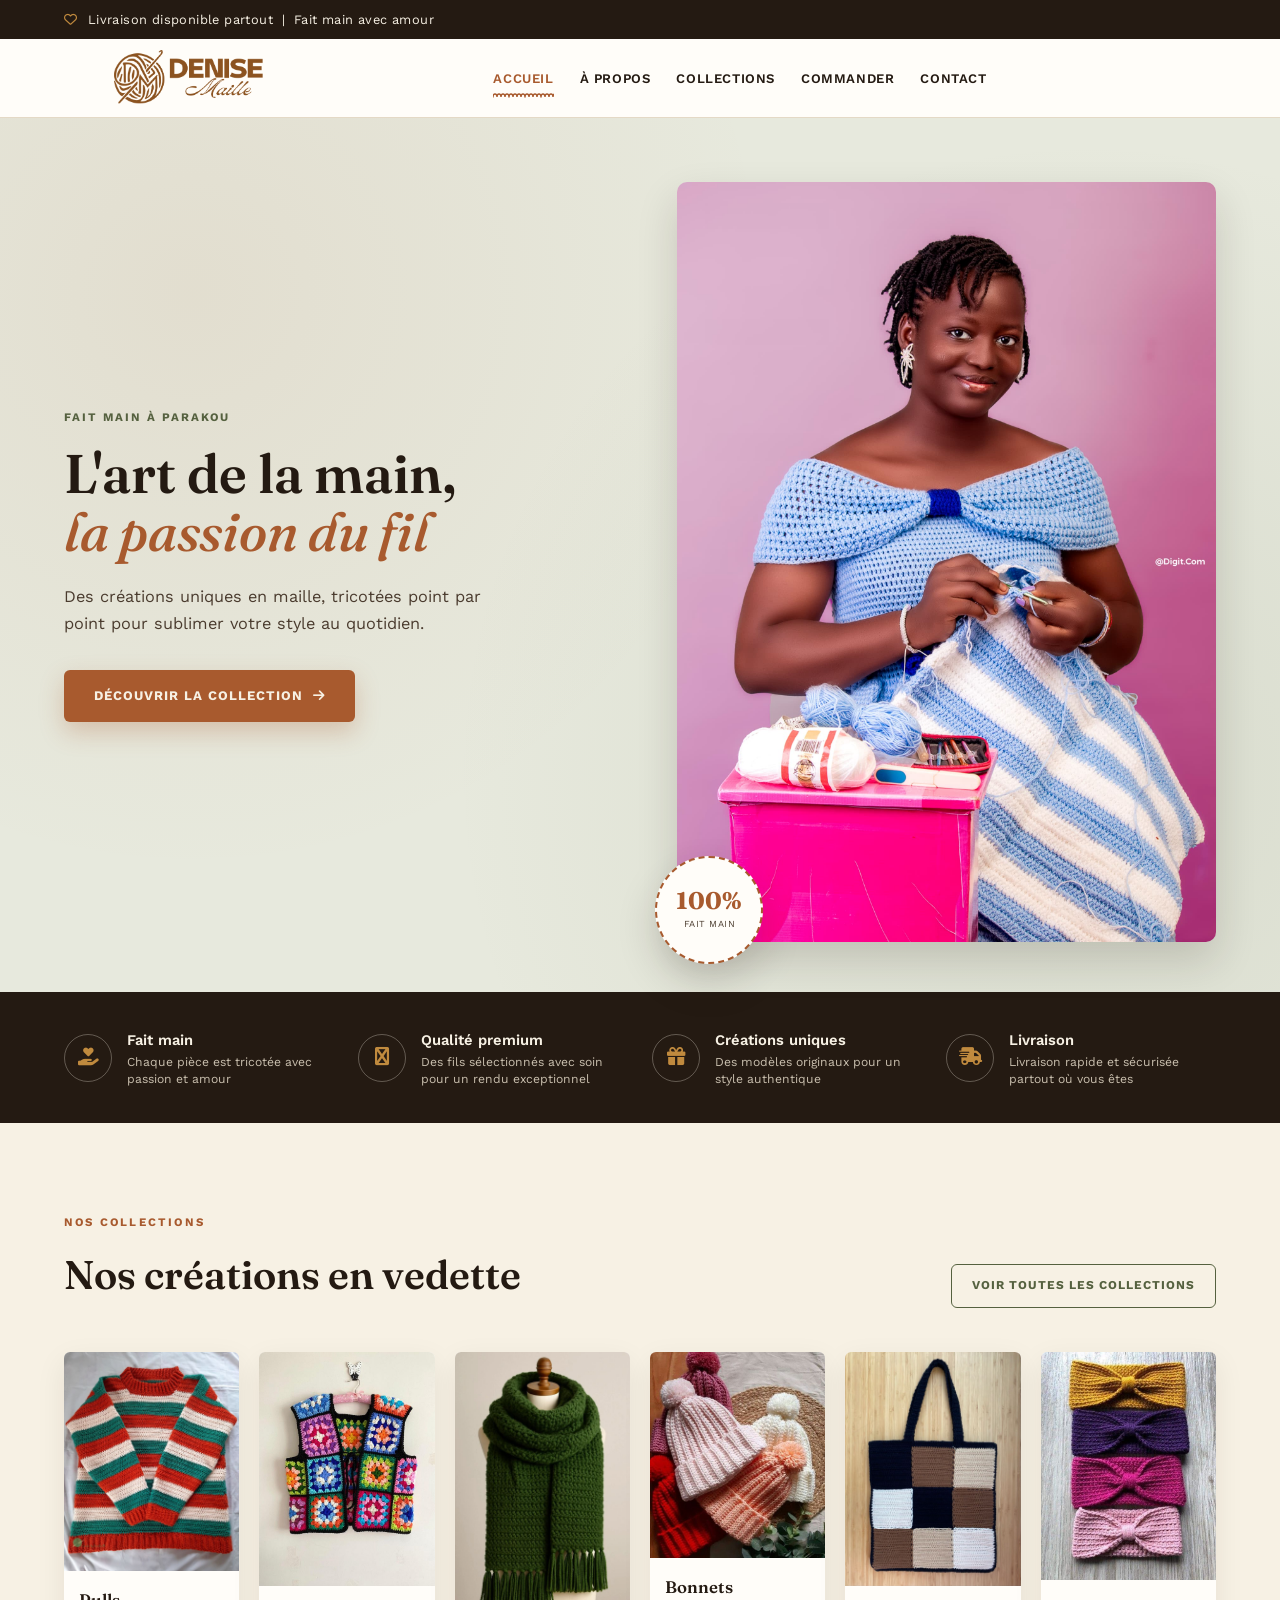
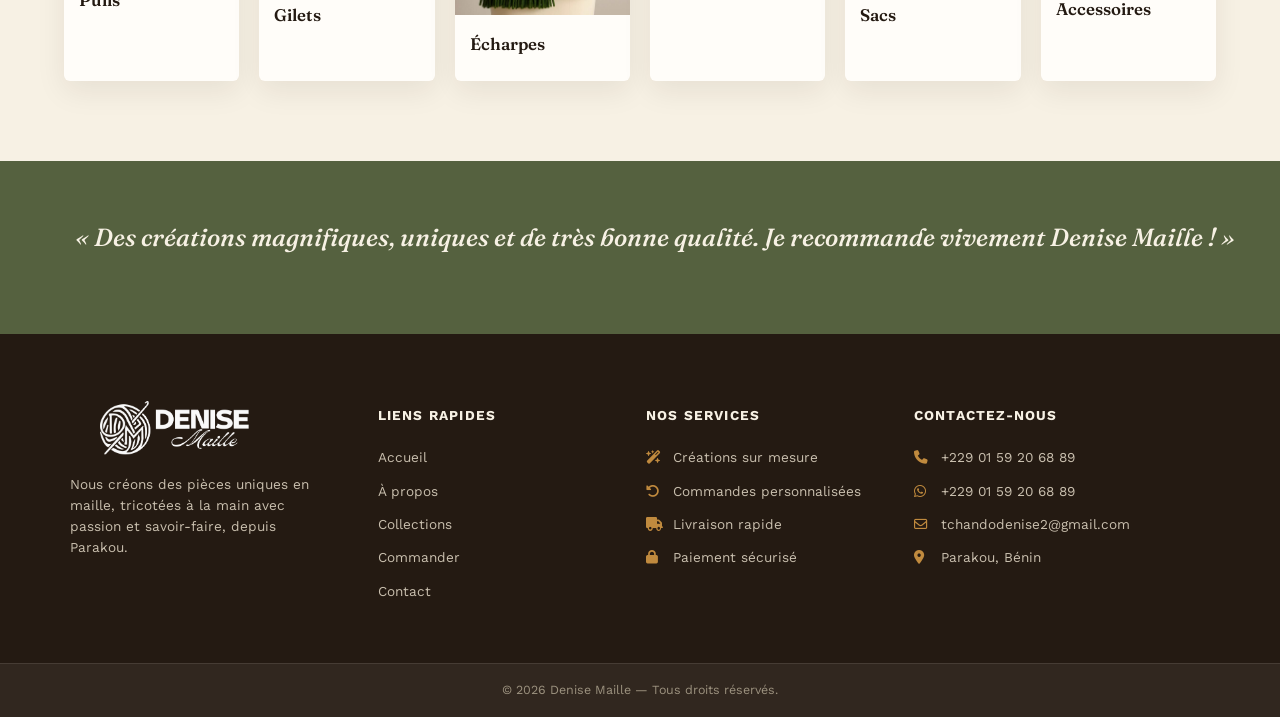
<file: index.html>
<!DOCTYPE html>
<html lang="fr">
<head>
  <meta charset="UTF-8">
  <meta name="viewport" content="width=device-width, initial-scale=1.0">
  <title>Denise Maille — L'art de la main, la passion du fil</title>
  <meta name="description" content="Denise Maille — créations en maille tricotées à la main à Cotonou, Bénin. Pulls, gilets, écharpes, bonnets, sacs et accessoires uniques.">

  <!-- Google Fonts -->
  <link rel="preconnect" href="https://fonts.googleapis.com">
  <link rel="preconnect" href="https://fonts.gstatic.com" crossorigin>
  <link href="https://fonts.googleapis.com/css2?family=Fraunces:ital,wght@0,300;0,500;0,600;0,700;1,400;1,500&family=Work+Sans:wght@300;400;500;600;700&display=swap" rel="stylesheet">

  <!-- FontAwesome -->
  <link rel="stylesheet" href="https://cdnjs.cloudflare.com/ajax/libs/font-awesome/6.4.0/css/all.min.css">

  <!-- Styles CSS -->
  <link rel="stylesheet" href="css/style.css">
  <link rel="stylesheet" href="css/animations.css">
  <link rel="stylesheet" href="css/responsive.css">
</head>
<body>

  <!-- Top Announcement Bar -->
  <div class="top-bar">
    <div class="container top-bar-content">
      <div class="top-bar-text">
        <i class="fa-regular fa-heart"></i> Livraison disponible partout&nbsp;&nbsp;|&nbsp;&nbsp;Fait main avec amour
      </div>
    </div>
  </div>

  <!-- Header & Navigation -->
  <header class="main-header">
    <div class="container header-container">
      <!-- Logo -->
      <a href="index.html" class="brand-logo">
        <div>
          <img src="images/produits/logo denise mail marron.png" alt="">
        </div>
      </a>

      <!-- Navigation -->
      <nav class="main-nav" id="mainNav">
        <ul>
          <li><a href="index.html" class="active">ACCUEIL</a></li>
          <li><a href="apropos.html">À PROPOS</a></li>
           <li>
            <a href="collections.html">COLLECTIONS </a>
          </li>
          <!-- <li><a href="realisations.html">RÉALISATIONS</a></li> -->
          <li><a href="commander.html">COMMANDER</a></li>
          <!-- <li><a href="blog.html">BLOG</a></li> -->
          <li><a href="contact.html">CONTACT</a></li>
        </ul>
      </nav>

      <!-- User Actions -->
      <div class="header-actions">
        <a href="commander.html" class="action-btn cart-btn" aria-label="Panier">
        </a>
        <button class="hamburger-menu" id="hamburgerBtn" aria-label="Menu Mobile" aria-expanded="false">
          <i class="fa-solid fa-bars"></i>
        </button>
      </div>
    </div>
  </header>

  <!-- Hero Section -->
  <section class="hero-section">
    <div class="container hero-container">
      <div class="hero-content reveal">
        <span class="hero-eyebrow">Fait main à Parakou</span>
        <h1 class="hero-title">L'art de la main,<br><span class="highlight">la passion du fil</span></h1>
        <p class="hero-description">
          Des créations uniques en maille, tricotées point par point pour sublimer votre style au quotidien.
        </p>
        <a href="collections.html" class="btn btn-primary">
          DÉCOUVRIR LA COLLECTION <i class="fa-solid fa-arrow-right"></i>
        </a>
      </div>
      <div class="hero-visual reveal">
        <div class="hero-image-wrapper">
          <img src="images/produits/Personnalisée.jpg" alt="Création en maille faite main, portée avec élégance" class="hero-img">
        </div>
        <div class="hero-badge">
          <strong>100%</strong>
          <span>Fait main</span>
        </div>
      </div>
    </div>
  </section>
  <section class="features-bar">
    <div class="container features-grid">
      <div class="feature-card reveal">
        <div class="feature-icon"><i class="fa-solid fa-hand-holding-heart"></i></div>
        <div class="feature-text">
          <h3>Fait main</h3>
          <p>Chaque pièce est tricotée avec passion et amour</p>
        </div>
      </div>
      <div class="feature-card reveal">
        <div class="feature-icon"><i class="fa-solid fa-yarn"></i></div>
        <div class="feature-text">
          <h3>Qualité premium</h3>
          <p>Des fils sélectionnés avec soin pour un rendu exceptionnel</p>
        </div>
      </div>
      <div class="feature-card reveal">
        <div class="feature-icon"><i class="fa-solid fa-gift"></i></div>
        <div class="feature-text">
          <h3>Créations uniques</h3>
          <p>Des modèles originaux pour un style authentique</p>
        </div>
      </div>
      <div class="feature-card reveal">
        <div class="feature-icon"><i class="fa-solid fa-truck-fast"></i></div>
        <div class="feature-text">
          <h3>Livraison</h3>
          <p>Livraison rapide et sécurisée partout où vous êtes</p>
        </div>
      </div>
    </div>
  </section>

  <!-- Featured Collections Section -->
  <section class="collections-section">
    <div class="container">
      <div class="section-header reveal">
        <div class="title-wrapper">
          <span class="section-subtitle">NOS COLLECTIONS</span>
          <h2 class="section-title">Nos créations en vedette</h2>
        </div>
        <a href="collections.html" class="btn btn-secondary-outline">VOIR TOUTES LES COLLECTIONS</a>
      </div>

      <div class="products-grid">
        <div class="category-card reveal">
          <div>
            <img src="images/produits/pul3.jpg" alt="">
          </div>
          <div class="category-info">
            <h3>Pulls</h3>
          </div>
        </div>


        <div class="category-card reveal">
          <div>
            <img src="images/produits/Gillet2.jpg" alt="">
          </div>
          <div class="category-info">
            <h3>Gilets</h3>
          </div>
        </div>

        <div class="category-card reveal">
          <div>
            <img src="images/produits/Echarpe2.jpg" alt="">
          </div>
          <div class="category-info">
            <h3>Écharpes</h3>
          </div>
        </div>

        <div  class="category-card reveal">
          <div>
            <img src="images/produits/Bonnet1.jpg" alt="">
          </div>
          <div class="category-info">
            <h3>Bonnets</h3>
            
          </div>
        </div>

        <div  class="category-card reveal">
          <div>
            <img src="images/produits/sac1.jpg" alt="">
          </div>
          <div class="category-info">
            <h3>Sacs</h3>
          </div>
        </div>

        <div  class="category-card reveal">
          <div>
            <img src="images/produits/Accessoire1.jpg" alt="">
          </div>
          <div class="category-info">
            <h3>Accessoires</h3>
          </div>
        </div>
      </div>
    </div>
  </section>

  <!-- Testimonials Section -->
  <section class="testimonial-section">
      <div class="testimonial-content">
        <p class="testimonial-quote">
          « Des créations magnifiques, uniques et de très bonne qualité. Je recommande vivement Denise Maille ! »
      </div>
    </div>
  </section>
  <footer class="main-footer">
    <div class="container footer-grid">
      <div class="footer-col brand-col">
          <a href="index.html" class="footer-logo">
         <img src="images/produits/Blanc logo denise mail blanc.png" alt="">
        </a>
        <p class="footer-desc">  Nous créons des pièces uniques en maille, tricotées à la main avec passion et savoir-faire, depuis Parakou.
        </p>
      </div>

      <!-- Col 2: Quick Links -->
      <div class="footer-col">
        <h4 class="footer-heading">LIENS RAPIDES</h4>
        <ul class="footer-links">
          <li><a href="index.html">Accueil</a></li>
          <li><a href="apropos.html">À propos</a></li>
          <li><a href="collections.html">Collections</a></li>
          <li><a href="commander.html">Commander</a></li>
          <li><a href="contact.html">Contact</a></li>
        </ul>
      </div>

      <!-- Col 3: Services -->
      <div class="footer-col">
        <h4 class="footer-heading">NOS SERVICES</h4>
        <ul class="footer-services">
          <li><i class="fa-solid fa-wand-magic-sparkles"></i> Créations sur mesure</li>
          <li><i class="fa-solid fa-rotate-left"></i> Commandes personnalisées</li>
          <li><i class="fa-solid fa-truck"></i> Livraison rapide</li>
          <li><a href="commander.html#paiement" class="footer-service-link"><i class="fa-solid fa-lock"></i> Paiement sécurisé</a></li>
        </ul>
      </div>

      <!-- Col 4: Contact -->
      <div class="footer-col">
        <h4 class="footer-heading">CONTACTEZ-NOUS</h4>
        <ul class="footer-contact">
          <li><i class="fa-solid fa-phone"></i> +229 01 59 20 68 89</li>
          <li><i class="fa-brands fa-whatsapp"></i> +229 01 59 20 68 89</li>
          <li><i class="fa-regular fa-envelope"></i> tchandodenise2@gmail.com</li>
          <li><i class="fa-solid fa-location-dot"></i> Parakou, Bénin</li>
        </ul>
      </div>
    </div>
    <div class="sub-footer">
      <div class="container">
        <p>&copy; 2026 Denise Maille — Tous droits réservés.</p>
      </div>
    </div>
  </footer>

  <script src="js/script.js"></script>
</body>
</html>
</file>
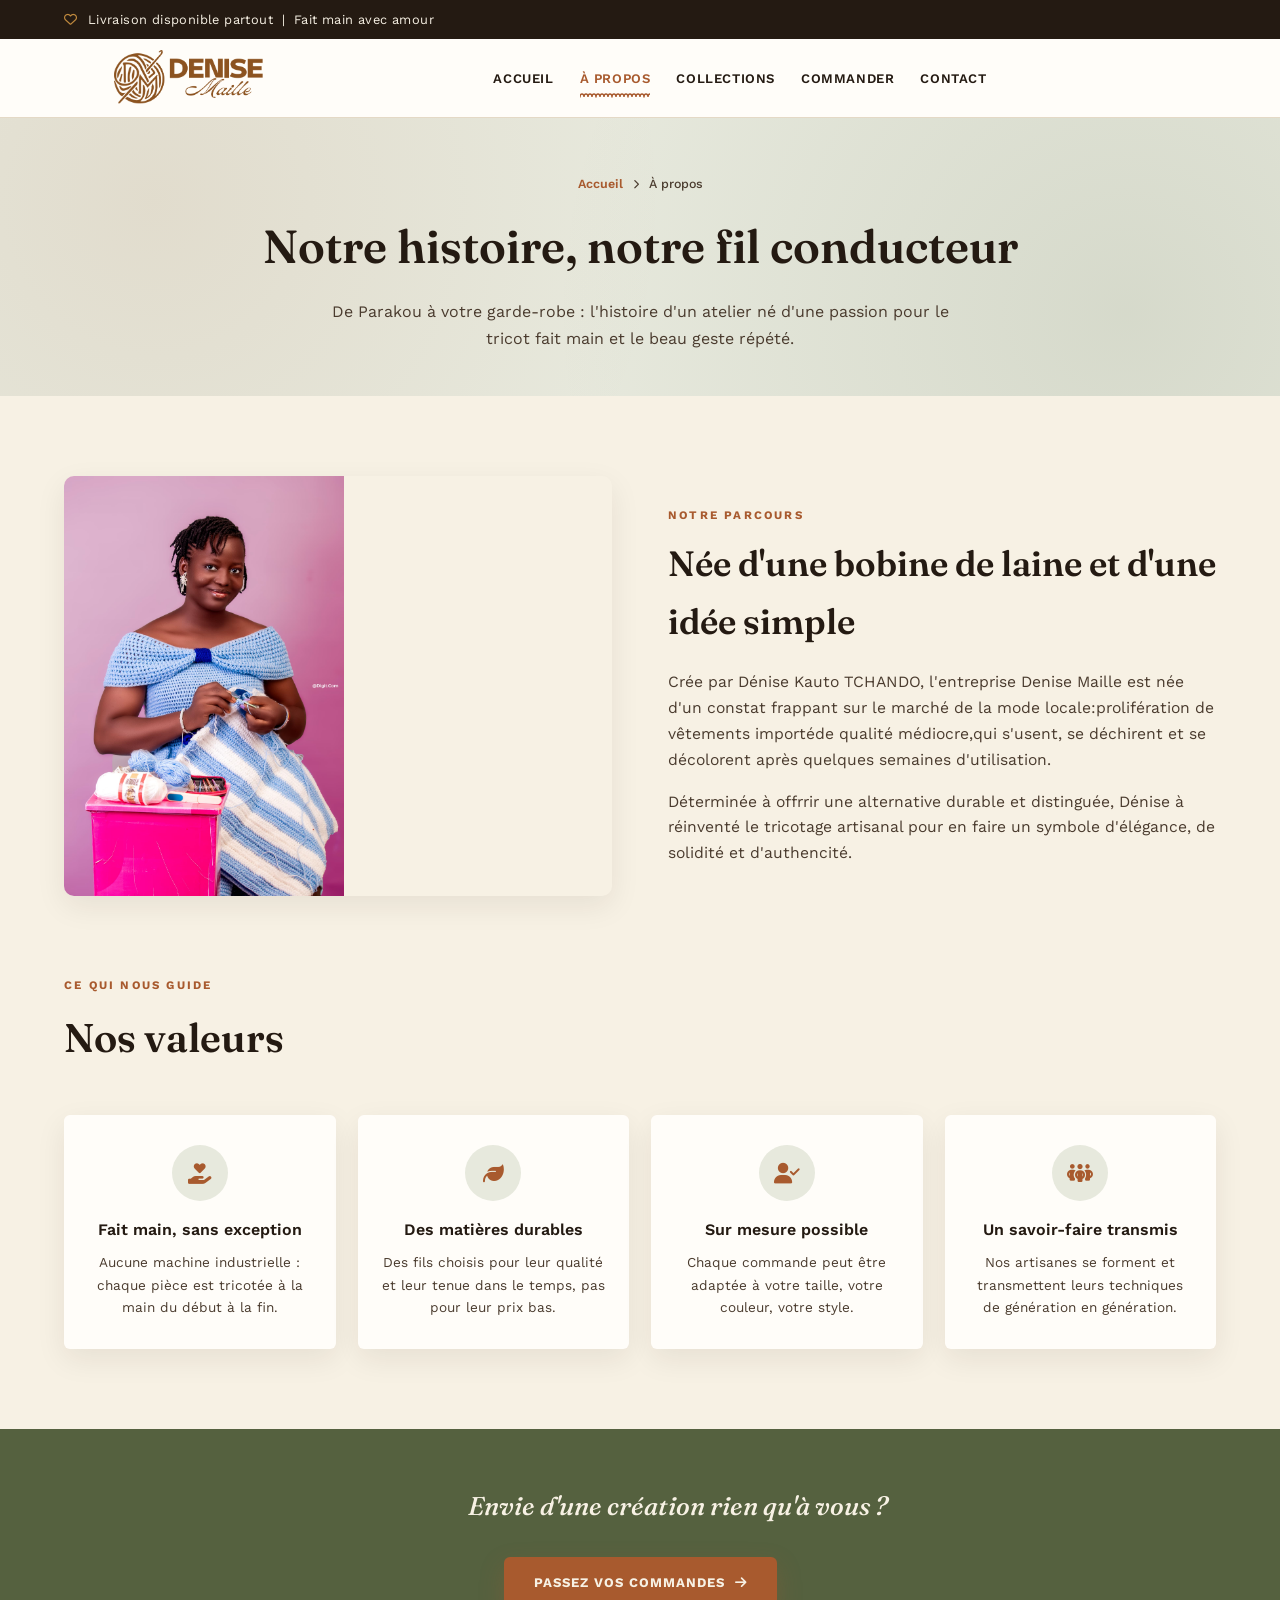
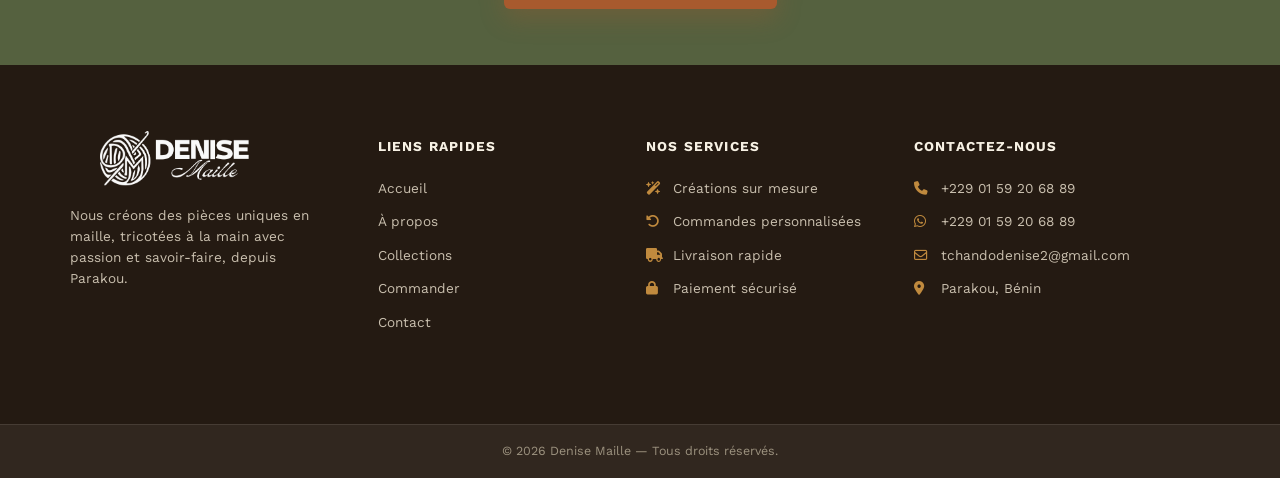
<file: apropos.html>
<!DOCTYPE html>
<html lang="fr">
<head>
  <meta charset="UTF-8">
  <meta name="viewport" content="width=device-width, initial-scale=1.0">
  <title>À propos — Denise Maille</title>
  <meta name="description" content="Découvrez l'histoire de Denise Maille, atelier de tricot artisanal à Cotonou : notre parcours, nos valeurs et notre savoir-faire fait main.">

  <link rel="preconnect" href="https://fonts.googleapis.com">
  <link rel="preconnect" href="https://fonts.gstatic.com" crossorigin>
  <link href="https://fonts.googleapis.com/css2?family=Fraunces:ital,wght@0,300;0,500;0,600;0,700;1,400;1,500&family=Work+Sans:wght@300;400;500;600;700&display=swap" rel="stylesheet">
  <link rel="stylesheet" href="https://cdnjs.cloudflare.com/ajax/libs/font-awesome/6.4.0/css/all.min.css">

  <link rel="stylesheet" href="css/style.css">
  <link rel="stylesheet" href="css/animations.css">
  <link rel="stylesheet" href="css/responsive.css">
</head>
<body>

  <div class="top-bar">
    <div class="container top-bar-content">
      <div class="top-bar-text"><i class="fa-regular fa-heart"></i> Livraison disponible partout&nbsp;&nbsp;|&nbsp;&nbsp;Fait main avec amour</div>
    </div>
  </div>

  <header class="main-header">
    <div class="container header-container">
      <a href="index.html" class="brand-logo">
        <img src="images/produits/logo denise mail marron.png" alt="">
      </a>

      <nav class="main-nav" id="mainNav">
        <ul>
          <li><a href="index.html">ACCUEIL</a></li>
          <li><a href="apropos.html" class="active">À PROPOS</a></li>
           <li>
            <a href="collections.html">COLLECTIONS </a>
          </li>
          <!-- <li><a href="realisations.html">RÉALISATIONS</a></li> -->
          <li><a href="commander.html">COMMANDER</a></li>
          <!-- <li><a href="blog.html">BLOG</a></li> -->
          <li><a href="contact.html">CONTACT</a></li>
        </ul>
      </nav>

      <div class="header-actions">
        <a href="commander.html" class="action-btn cart-btn" aria-label="Panier">
        </a>
        <button class="hamburger-menu" id="hamburgerBtn" aria-label="Menu Mobile" aria-expanded="false">
          <i class="fa-solid fa-bars"></i>
        </button>
      </div>
    </div>
  </header>

  <!-- En-tête de page -->
  <section class="page-header">
    <div class="container">
      <div class="breadcrumb"><a href="index.html">Accueil</a> <i class="fa-solid fa-chevron-right"></i> À propos</div>
      <h1 class="page-title">Notre histoire, notre fil conducteur</h1>
      <p class="page-lead">De Parakou à votre garde-robe : l'histoire d'un atelier né d'une passion pour le tricot fait main et le beau geste répété.</p>
    </div>
  </section>

  <!-- Histoire -->
  <section class="split-block">
    <div class="container split-grid">
      <div class="split-visual reveal">
        <div class="hero-image-wrapper">
          <img src="images/produits/Personnalisée.jpg" alt="Denise, fondatrice de l'atelier, dans une création tricotée main">
        </div>
      </div>
      <div class="split-text reveal">
        <span class="section-subtitle">NOTRE PARCOURS </span></span>
        <h2> Née d'une bobine de laine et d'une idée simple</h2>
        <p>Crée par Dénise Kauto TCHANDO, l'entreprise Denise Maille est née d'un constat frappant sur le marché de la mode locale:prolifération de vêtements importéde qualité médiocre,qui s'usent, se déchirent et se décolorent après quelques semaines d'utilisation.</p>
        <p>Déterminée à offrrir une alternative durable et distinguée, Dénise à réinventé le tricotage artisanal pour en faire un symbole d'élégance, de solidité et d'authencité.</p>
      </div>
    </div>
  </section>

  <!-- Valeurs -->
  <section class="collections-section" style="padding-top:0;">
    <div class="container">
      <div class="section-header reveal">
        <div class="title-wrapper">
          <span class="section-subtitle">CE QUI NOUS GUIDE </span>
          <h2 class="section-title">Nos valeurs</h2>
        </div>
      </div>
      <div class="values-grid">
        <div class="value-card reveal">
          <div class="feature-icon"><i class="fa-solid fa-hand-holding-heart"></i></div>
          <h3>Fait main, sans exception</h3>
          <p>Aucune machine industrielle : chaque pièce est tricotée à la main du début à la fin.</p>
        </div>
        <div class="value-card reveal">
          <div class="feature-icon"><i class="fa-solid fa-leaf"></i></div>
          <h3>Des matières durables</h3>
          <p>Des fils choisis pour leur qualité et leur tenue dans le temps, pas pour leur prix bas.</p>
        </div>
        <div class="value-card reveal">
          <div class="feature-icon"><i class="fa-solid fa-user-check"></i></div>
          <h3>Sur mesure possible</h3>
          <p>Chaque commande peut être adaptée à votre taille, votre couleur, votre style.</p>
        </div>
        <div class="value-card reveal">
          <div class="feature-icon"><i class="fa-solid fa-people-group"></i></div>
          <h3>Un savoir-faire transmis</h3>
          <p>Nos artisanes se forment et transmettent leurs techniques de génération en génération.</p>
        </div>
      </div>
    </div>
  </section>
 <!-- CTA -->
  <section class="testimonial-section">
    <div class="container testimonial-container" style="justify-content:center; text-align:center;">
      <div class="testimonial-content">
        <p class="testimonial-quote" style="font-size:1.6rem;">Envie d'une création rien qu'à vous&nbsp;?</p>
        <a href="commander.html" class="btn btn-primary" style="margin-top:10px;">PASSEZ VOS COMMANDES <i class="fa-solid fa-arrow-right"></i></a>
      </div>
    </div>
  </section>

  <footer class="main-footer">
    <div class="container footer-grid">
      <div class="footer-col brand-col">
        <a href="index.html" class="footer-logo">
         <img src="images/produits/Blanc logo denise mail blanc.png" alt="">
        </a>
        <p class="footer-desc">Nous créons des pièces uniques en maille, tricotées à la main avec passion et savoir-faire, depuis Parakou.</p>
      </div>
      <div class="footer-col">
        <h4 class="footer-heading">LIENS RAPIDES</h4>
        <ul class="footer-links">
          <li><a href="index.html">Accueil</a></li>
          <li><a href="apropos.html">À propos</a></li>
          <li><a href="collections.html">Collections</a></li>
          <li><a href="commander.html">Commander</a></li>
          <li><a href="contact.html">Contact</a></li>
        </ul>
      </div>
      <div class="footer-col">
        <h4 class="footer-heading">NOS SERVICES</h4>
        <ul class="footer-services">
          <li><i class="fa-solid fa-wand-magic-sparkles"></i> Créations sur mesure</li>
          <li><i class="fa-solid fa-rotate-left"></i> Commandes personnalisées</li>
          <li><i class="fa-solid fa-truck"></i> Livraison rapide</li>
          <li><a href="commander.html#paiement" class="footer-service-link"><i class="fa-solid fa-lock"></i> Paiement sécurisé</a></li>
        </ul>
      </div>
      <div class="footer-col">
        <h4 class="footer-heading">CONTACTEZ-NOUS</h4>
        <ul class="footer-contact">
          <li><i class="fa-solid fa-phone"></i> +229 01 59 20 68 89</li>
          <li><i class="fa-brands fa-whatsapp"></i> +229 01 59 20 68 89</li>
          <li><i class="fa-regular fa-envelope"></i> tchandodenise2@gmail.com</li>
          <li><i class="fa-solid fa-location-dot"></i> Parakou, Bénin</li>
        </ul>
      </div>
      <div class="footer-col">
        <div class="footer-social-icons">
        </div>
      </div>
    </div>
    <div class="sub-footer"><div class="container"><p>&copy; 2026 Denise Maille — Tous droits réservés.</p></div></div>
  </footer>

  <script src="js/script.js"></script>
</body>
</html>
</file>
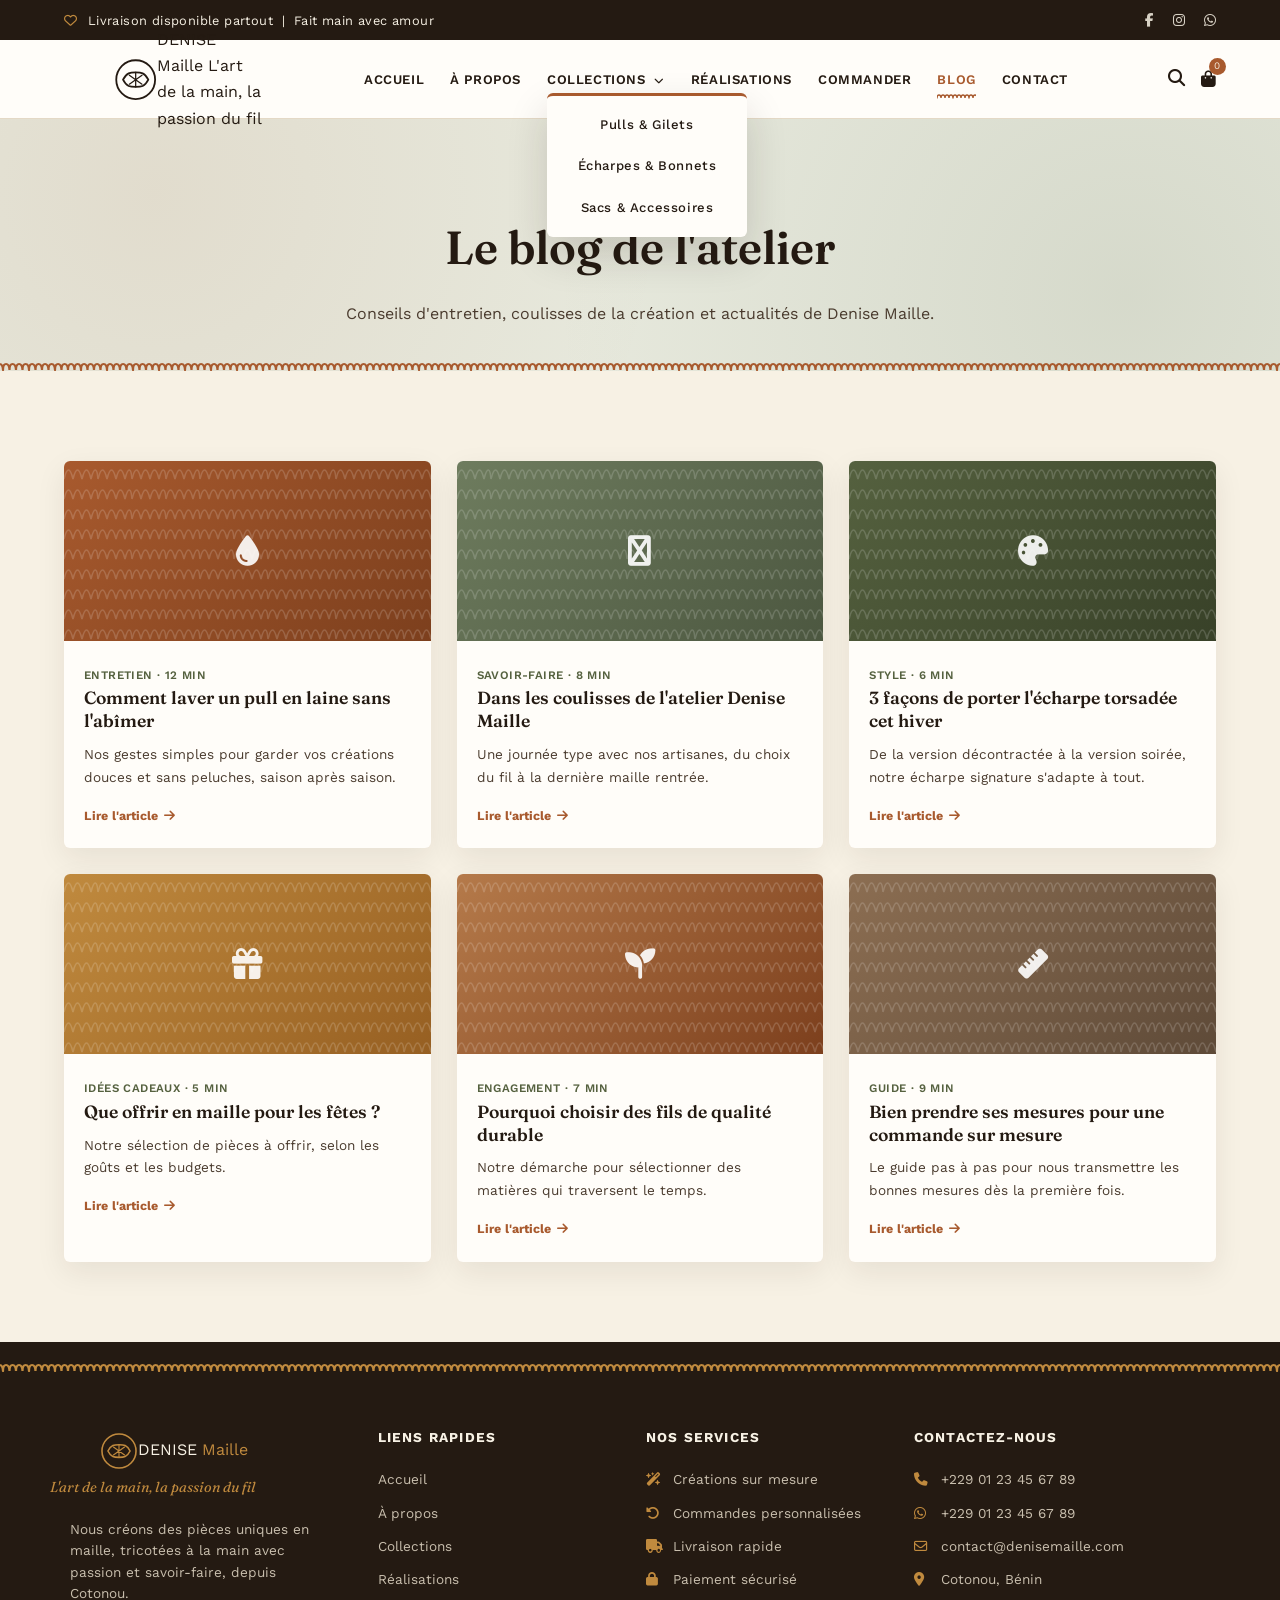
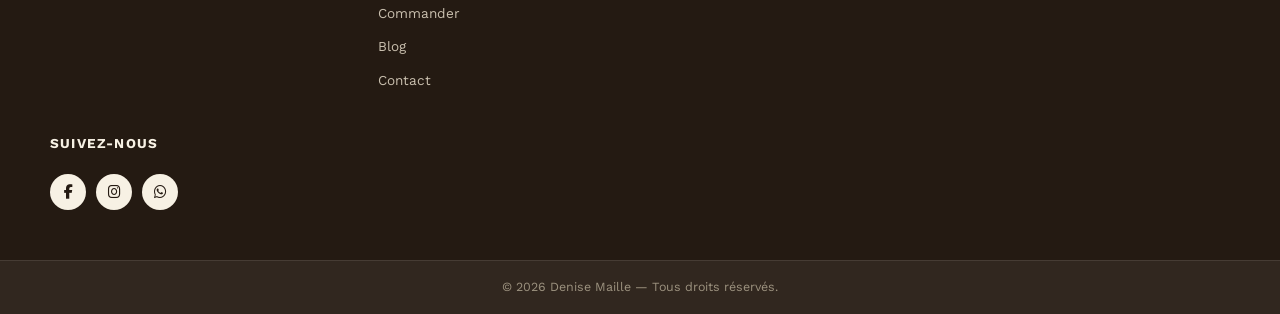
<file: blog.html>
<!DOCTYPE html>
<html lang="fr">
<head>
  <meta charset="UTF-8">
  <meta name="viewport" content="width=device-width, initial-scale=1.0">
  <title>Blog — Denise Maille</title>
  <meta name="description" content="Conseils d'entretien, coulisses de l'atelier et actualités de Denise Maille, atelier de tricot artisanal à Cotonou.">

  <link rel="preconnect" href="https://fonts.googleapis.com">
  <link rel="preconnect" href="https://fonts.gstatic.com" crossorigin>
  <link href="https://fonts.googleapis.com/css2?family=Fraunces:ital,wght@0,300;0,500;0,600;0,700;1,400;1,500&family=Work+Sans:wght@300;400;500;600;700&display=swap" rel="stylesheet">
  <link rel="stylesheet" href="https://cdnjs.cloudflare.com/ajax/libs/font-awesome/6.4.0/css/all.min.css">

  <link rel="stylesheet" href="css/style.css">
  <link rel="stylesheet" href="css/animations.css">
  <link rel="stylesheet" href="css/responsive.css">
</head>
<body>

  <div class="top-bar">
    <div class="container top-bar-content">
      <div class="top-bar-text"><i class="fa-regular fa-heart"></i> Livraison disponible partout&nbsp;&nbsp;|&nbsp;&nbsp;Fait main avec amour</div>
      <div class="top-bar-socials">
        <a href="#" aria-label="Facebook"><i class="fa-brands fa-facebook-f"></i></a>
        <a href="#" aria-label="Instagram"><i class="fa-brands fa-instagram"></i></a>
        <a href="#" aria-label="WhatsApp"><i class="fa-brands fa-whatsapp"></i></a>
      </div>
    </div>
  </div>

  <header class="main-header">
    <div class="container header-container">
      <a href="index.html" class="brand-logo">
        <svg class="logo-mark" viewBox="0 0 48 48" fill="none" xmlns="http://www.w3.org/2000/svg" aria-hidden="true">
          <circle cx="24" cy="24" r="21.5" stroke="currentColor" stroke-width="2"/>
          <path d="M10 24c4-8 8-8 14-8s10 0 14 8c-4 8-8 8-14 8s-10 0-14-8Z" stroke="currentColor" stroke-width="2" stroke-linejoin="round"/>
          <path d="M24 16v16M17 19l14 10M31 19 17 29" stroke="currentColor" stroke-width="1.4" stroke-linecap="round"/>
        </svg>
        <div class="logo-text">
          <span class="brand-title">DENISE</span>
          <span class="brand-subtitle">Maille</span>
          <span class="brand-tagline">L'art de la main, la passion du fil</span>
        </div>
      </a>

      <nav class="main-nav" id="mainNav">
        <ul>
          <li><a href="index.html">ACCUEIL</a></li>
          <li><a href="apropos.html">À PROPOS</a></li>
          <li class="dropdown">
            <a href="collections.html">COLLECTIONS <i class="fa-solid fa-chevron-down nav-arrow"></i></a>
            <ul class="dropdown-menu">
              <li><a href="collections.html#pulls">Pulls & Gilets</a></li>
              <li><a href="collections.html#echarpes">Écharpes & Bonnets</a></li>
              <li><a href="collections.html#accessoires">Sacs & Accessoires</a></li>
            </ul>
          </li>
          <li><a href="realisations.html">RÉALISATIONS</a></li>
          <li><a href="commander.html">COMMANDER</a></li>
          <li><a href="blog.html" class="active">BLOG</a></li>
          <li><a href="contact.html">CONTACT</a></li>
        </ul>
      </nav>

      <div class="header-actions">
        <button class="action-btn search-btn" aria-label="Rechercher"><i class="fa-solid fa-magnifying-glass"></i></button>
        <a href="commander.html" class="action-btn cart-btn" aria-label="Panier">
          <i class="fa-solid fa-bag-shopping"></i>
          <span class="cart-count">0</span>
        </a>
        <button class="hamburger-menu" id="hamburgerBtn" aria-label="Menu Mobile" aria-expanded="false">
          <i class="fa-solid fa-bars"></i>
        </button>
      </div>
    </div>
  </header>

  <section class="page-header">
    <div class="container">
      <div class="breadcrumb"><a href="index.html">Accueil</a> <i class="fa-solid fa-chevron-right"></i> Blog</div>
      <h1 class="page-title">Le blog de l'atelier</h1>
      <p class="page-lead">Conseils d'entretien, coulisses de la création et actualités de Denise Maille.</p>
    </div>
    <div class="stitch-line stitch-line--rust"></div>
  </section>

  <section class="collections-section">
    <div class="container">
      <div class="blog-grid">
        <a href="#" class="blog-card reveal">
          <div class="blog-thumb swatch-1"><i class="fa-solid fa-droplet"></i></div>
          <div class="blog-info">
            <span class="blog-meta">Entretien · 12 min</span>
            <h3>Comment laver un pull en laine sans l'abîmer</h3>
            <p>Nos gestes simples pour garder vos créations douces et sans peluches, saison après saison.</p>
            <span class="blog-read">Lire l'article <i class="fa-solid fa-arrow-right"></i></span>
          </div>
        </a>
        <a href="#" class="blog-card reveal">
          <div class="blog-thumb swatch-3"><i class="fa-solid fa-yarn"></i></div>
          <div class="blog-info">
            <span class="blog-meta">Savoir-faire · 8 min</span>
            <h3>Dans les coulisses de l'atelier Denise Maille</h3>
            <p>Une journée type avec nos artisanes, du choix du fil à la dernière maille rentrée.</p>
            <span class="blog-read">Lire l'article <i class="fa-solid fa-arrow-right"></i></span>
          </div>
        </a>
        <a href="#" class="blog-card reveal">
          <div class="blog-thumb swatch-5"><i class="fa-solid fa-palette"></i></div>
          <div class="blog-info">
            <span class="blog-meta">Style · 6 min</span>
            <h3>3 façons de porter l'écharpe torsadée cet hiver</h3>
            <p>De la version décontractée à la version soirée, notre écharpe signature s'adapte à tout.</p>
            <span class="blog-read">Lire l'article <i class="fa-solid fa-arrow-right"></i></span>
          </div>
        </a>
        <a href="#" class="blog-card reveal">
          <div class="blog-thumb swatch-2"><i class="fa-solid fa-gift"></i></div>
          <div class="blog-info">
            <span class="blog-meta">Idées cadeaux · 5 min</span>
            <h3>Que offrir en maille pour les fêtes ?</h3>
            <p>Notre sélection de pièces à offrir, selon les goûts et les budgets.</p>
            <span class="blog-read">Lire l'article <i class="fa-solid fa-arrow-right"></i></span>
          </div>
        </a>
        <a href="#" class="blog-card reveal">
          <div class="blog-thumb swatch-6"><i class="fa-solid fa-seedling"></i></div>
          <div class="blog-info">
            <span class="blog-meta">Engagement · 7 min</span>
            <h3>Pourquoi choisir des fils de qualité durable</h3>
            <p>Notre démarche pour sélectionner des matières qui traversent le temps.</p>
            <span class="blog-read">Lire l'article <i class="fa-solid fa-arrow-right"></i></span>
          </div>
        </a>
        <a href="#" class="blog-card reveal">
          <div class="blog-thumb swatch-4"><i class="fa-solid fa-ruler"></i></div>
          <div class="blog-info">
            <span class="blog-meta">Guide · 9 min</span>
            <h3>Bien prendre ses mesures pour une commande sur mesure</h3>
            <p>Le guide pas à pas pour nous transmettre les bonnes mesures dès la première fois.</p>
            <span class="blog-read">Lire l'article <i class="fa-solid fa-arrow-right"></i></span>
          </div>
        </a>
      </div>
    </div>
  </section>

  <footer class="main-footer">
    <div class="stitch-line stitch-line--gold"></div>
    <div class="container footer-grid">
      <div class="footer-col brand-col">
        <a href="index.html" class="footer-logo">
          <svg class="logo-icon-foot" viewBox="0 0 48 48" fill="none" xmlns="http://www.w3.org/2000/svg" aria-hidden="true">
            <circle cx="24" cy="24" r="21.5" stroke="currentColor" stroke-width="2"/>
            <path d="M10 24c4-8 8-8 14-8s10 0 14 8c-4 8-8 8-14 8s-10 0-14-8Z" stroke="currentColor" stroke-width="2" stroke-linejoin="round"/>
            <path d="M24 16v16M17 19l14 10M31 19 17 29" stroke="currentColor" stroke-width="1.4" stroke-linecap="round"/>
          </svg>
          <div class="logo-text">
            <span class="brand-title">DENISE</span>
            <span class="brand-subtitle">Maille</span>
          </div>
        </a>
        <p class="footer-tagline">L'art de la main, la passion du fil</p>
        <p class="footer-desc">Nous créons des pièces uniques en maille, tricotées à la main avec passion et savoir-faire, depuis Cotonou.</p>
      </div>
      <div class="footer-col">
        <h4 class="footer-heading">LIENS RAPIDES</h4>
        <ul class="footer-links">
          <li><a href="index.html">Accueil</a></li>
          <li><a href="apropos.html">À propos</a></li>
          <li><a href="collections.html">Collections</a></li>
          <li><a href="realisations.html">Réalisations</a></li>
          <li><a href="commander.html">Commander</a></li>
          <li><a href="blog.html">Blog</a></li>
          <li><a href="contact.html">Contact</a></li>
        </ul>
      </div>
      <div class="footer-col">
        <h4 class="footer-heading">NOS SERVICES</h4>
        <ul class="footer-services">
          <li><i class="fa-solid fa-wand-magic-sparkles"></i> Créations sur mesure</li>
          <li><i class="fa-solid fa-rotate-left"></i> Commandes personnalisées</li>
          <li><i class="fa-solid fa-truck"></i> Livraison rapide</li>
          <li><a href="commander.html#paiement" class="footer-service-link"><i class="fa-solid fa-lock"></i> Paiement sécurisé</a></li>
        </ul>
      </div>
      <div class="footer-col">
        <h4 class="footer-heading">CONTACTEZ-NOUS</h4>
        <ul class="footer-contact">
          <li><i class="fa-solid fa-phone"></i> +229 01 23 45 67 89</li>
          <li><i class="fa-brands fa-whatsapp"></i> +229 01 23 45 67 89</li>
          <li><i class="fa-regular fa-envelope"></i> contact@denisemaille.com</li>
          <li><i class="fa-solid fa-location-dot"></i> Cotonou, Bénin</li>
        </ul>
      </div>
      <div class="footer-col">
        <h4 class="footer-heading">SUIVEZ-NOUS</h4>
        <div class="footer-social-icons">
          <a href="#" class="social-box" aria-label="Facebook"><i class="fa-brands fa-facebook-f"></i></a>
          <a href="#" class="social-box" aria-label="Instagram"><i class="fa-brands fa-instagram"></i></a>
          <a href="#" class="social-box" aria-label="WhatsApp"><i class="fa-brands fa-whatsapp"></i></a>
        </div>
      </div>
    </div>
    <div class="sub-footer"><div class="container"><p>&copy; 2026 Denise Maille — Tous droits réservés.</p></div></div>
  </footer>

  <script src="js/script.js"></script>
</body>
</html>
</file>
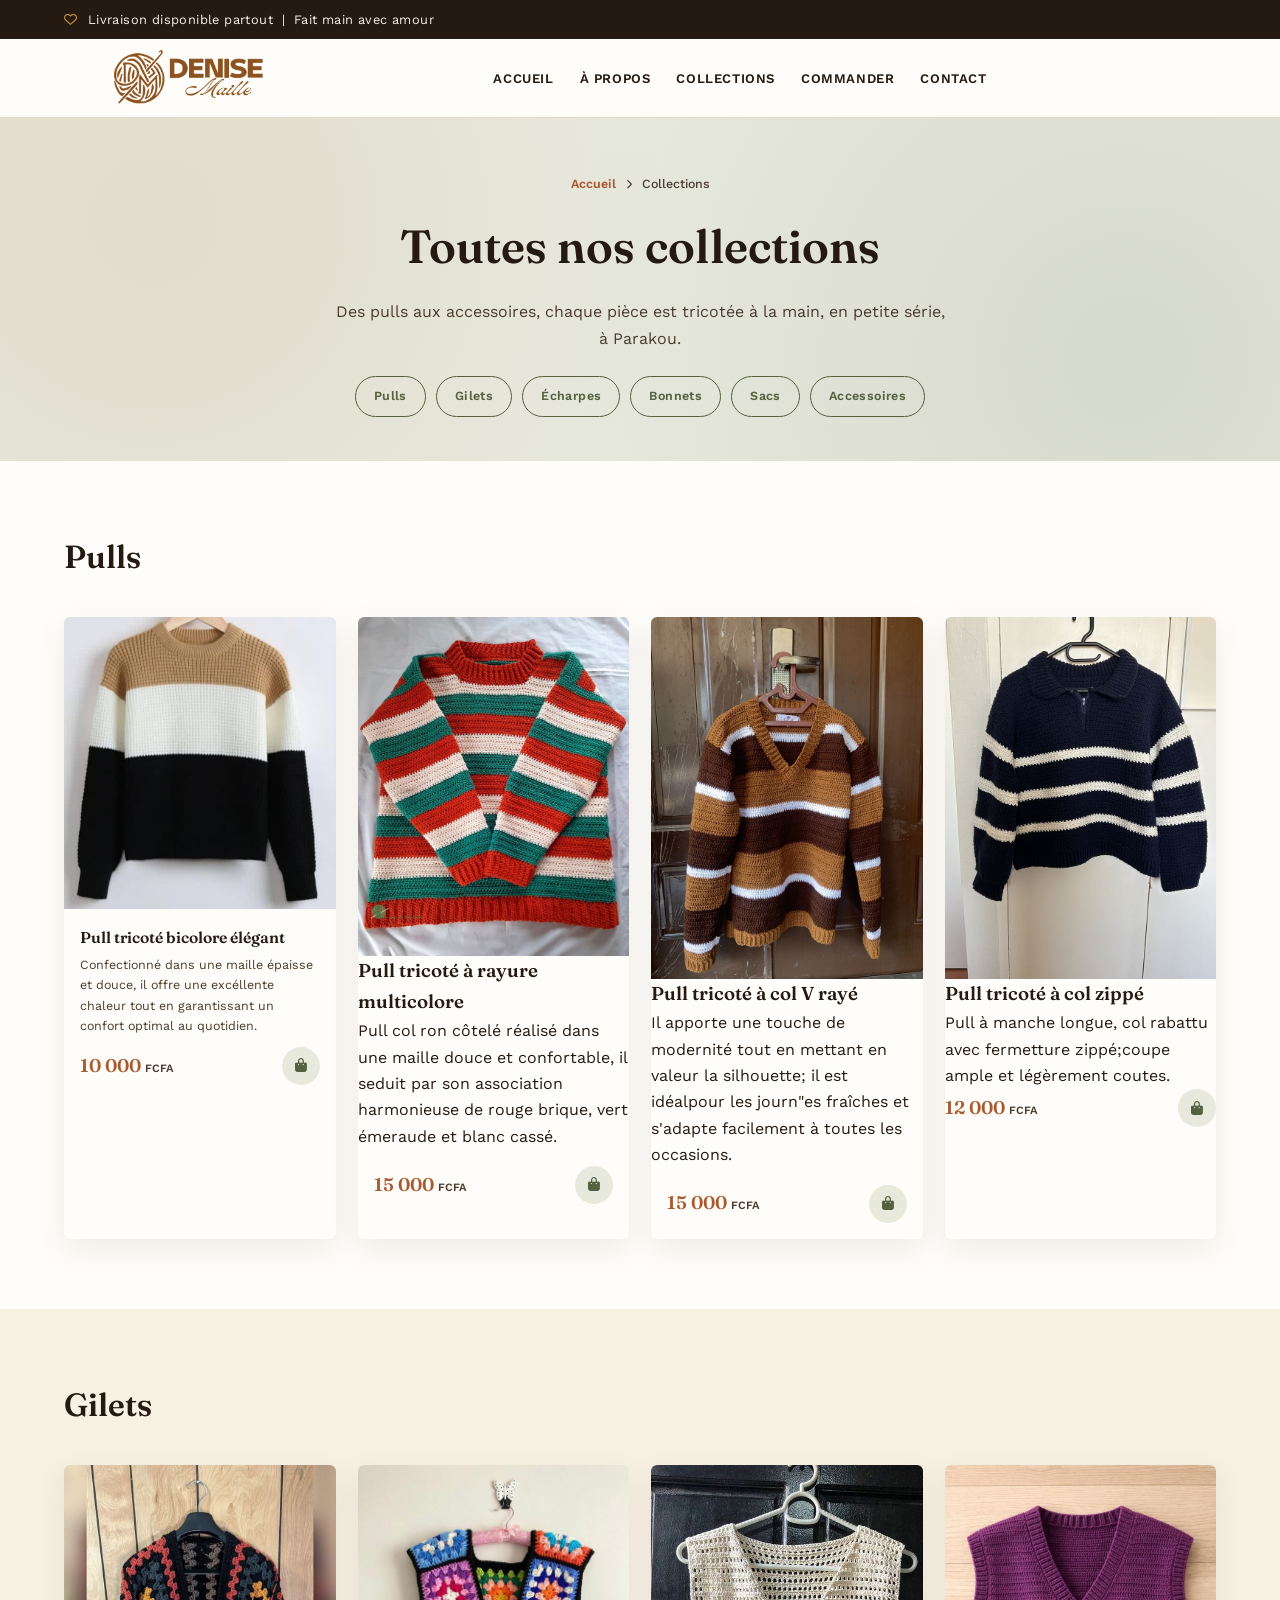
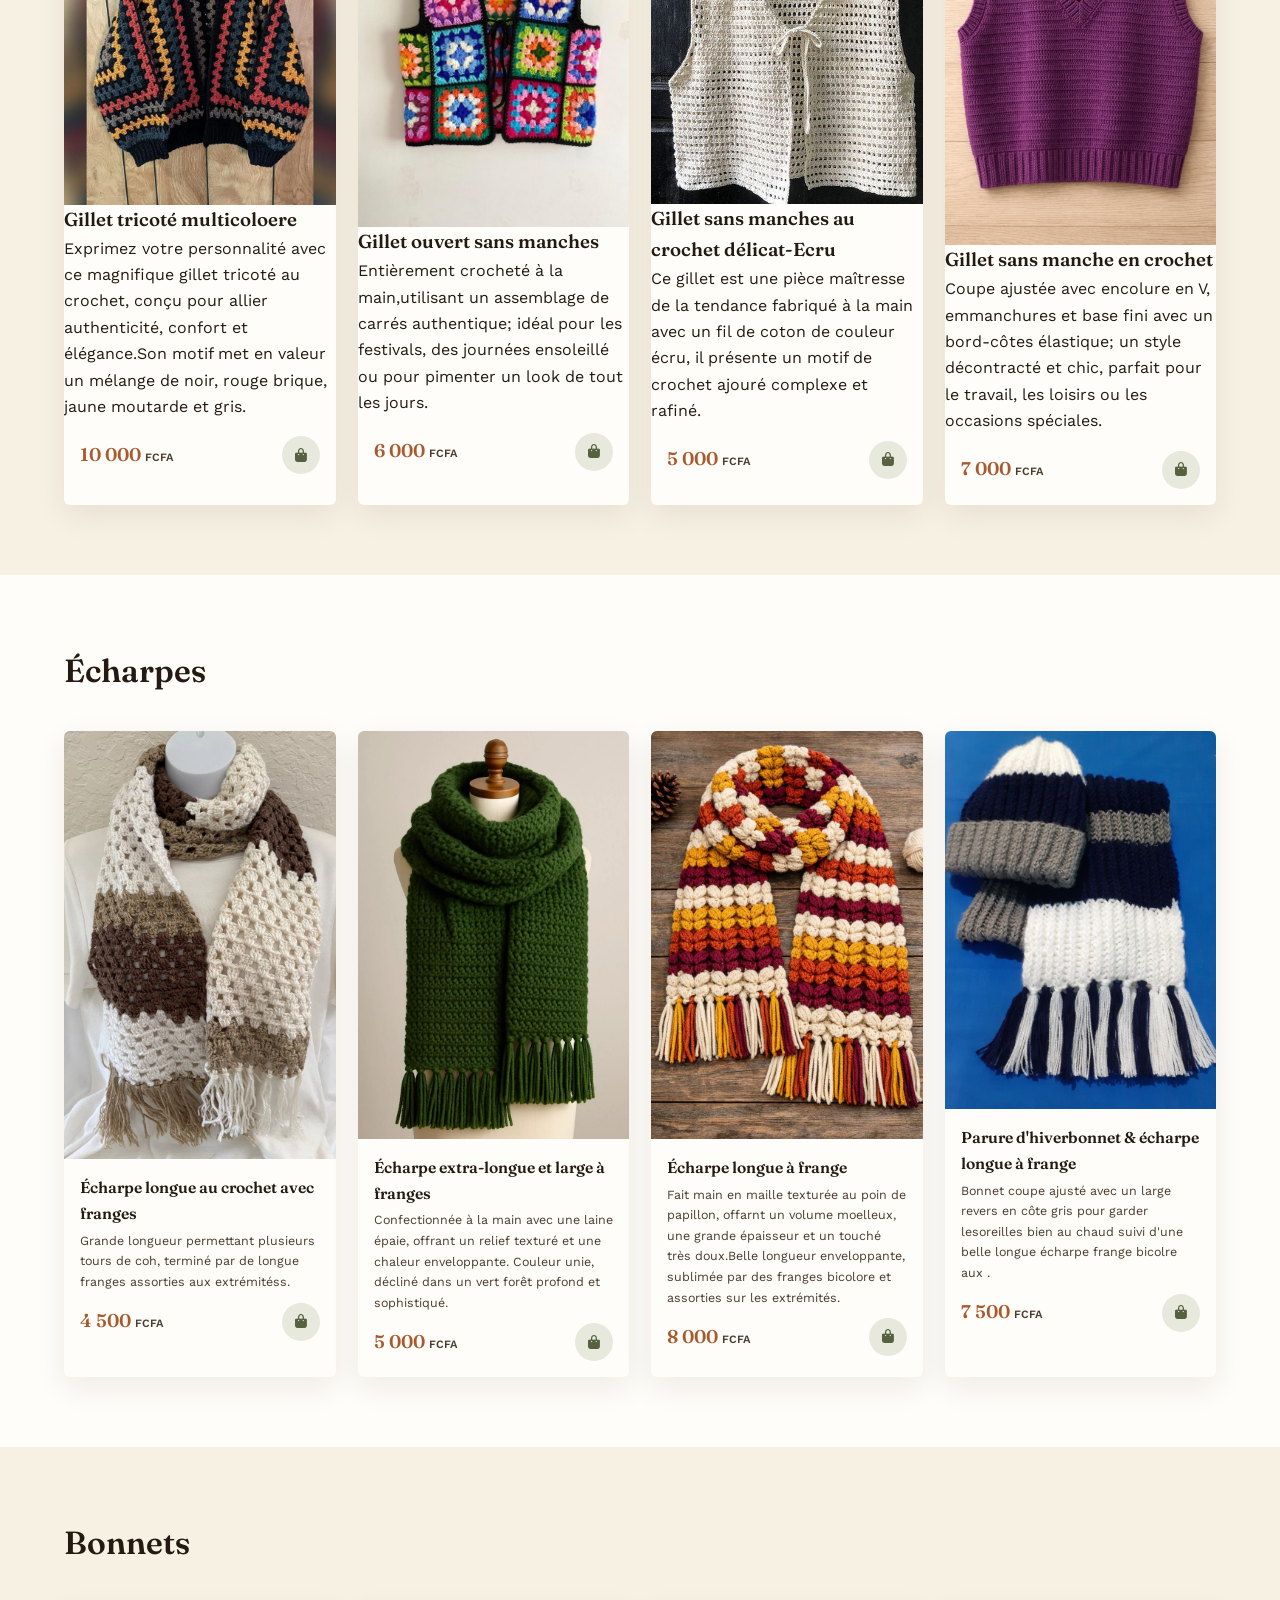
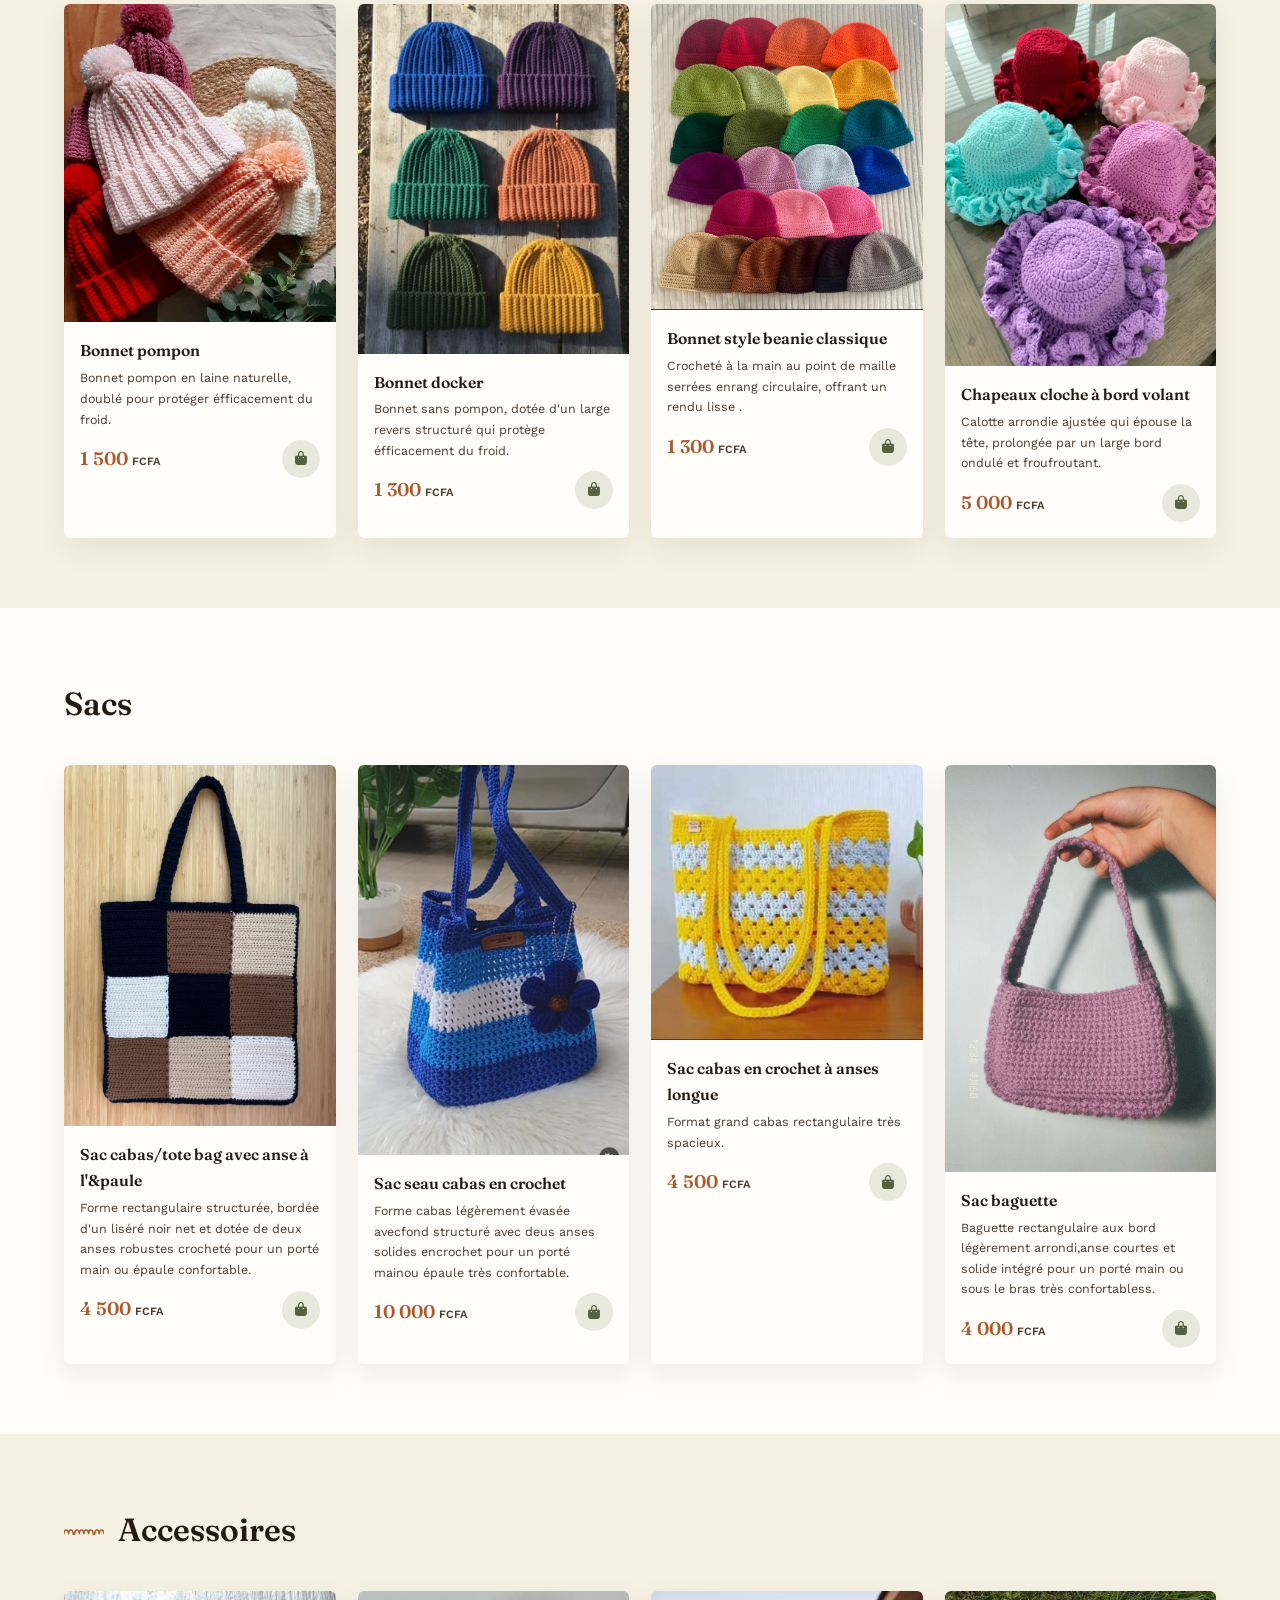
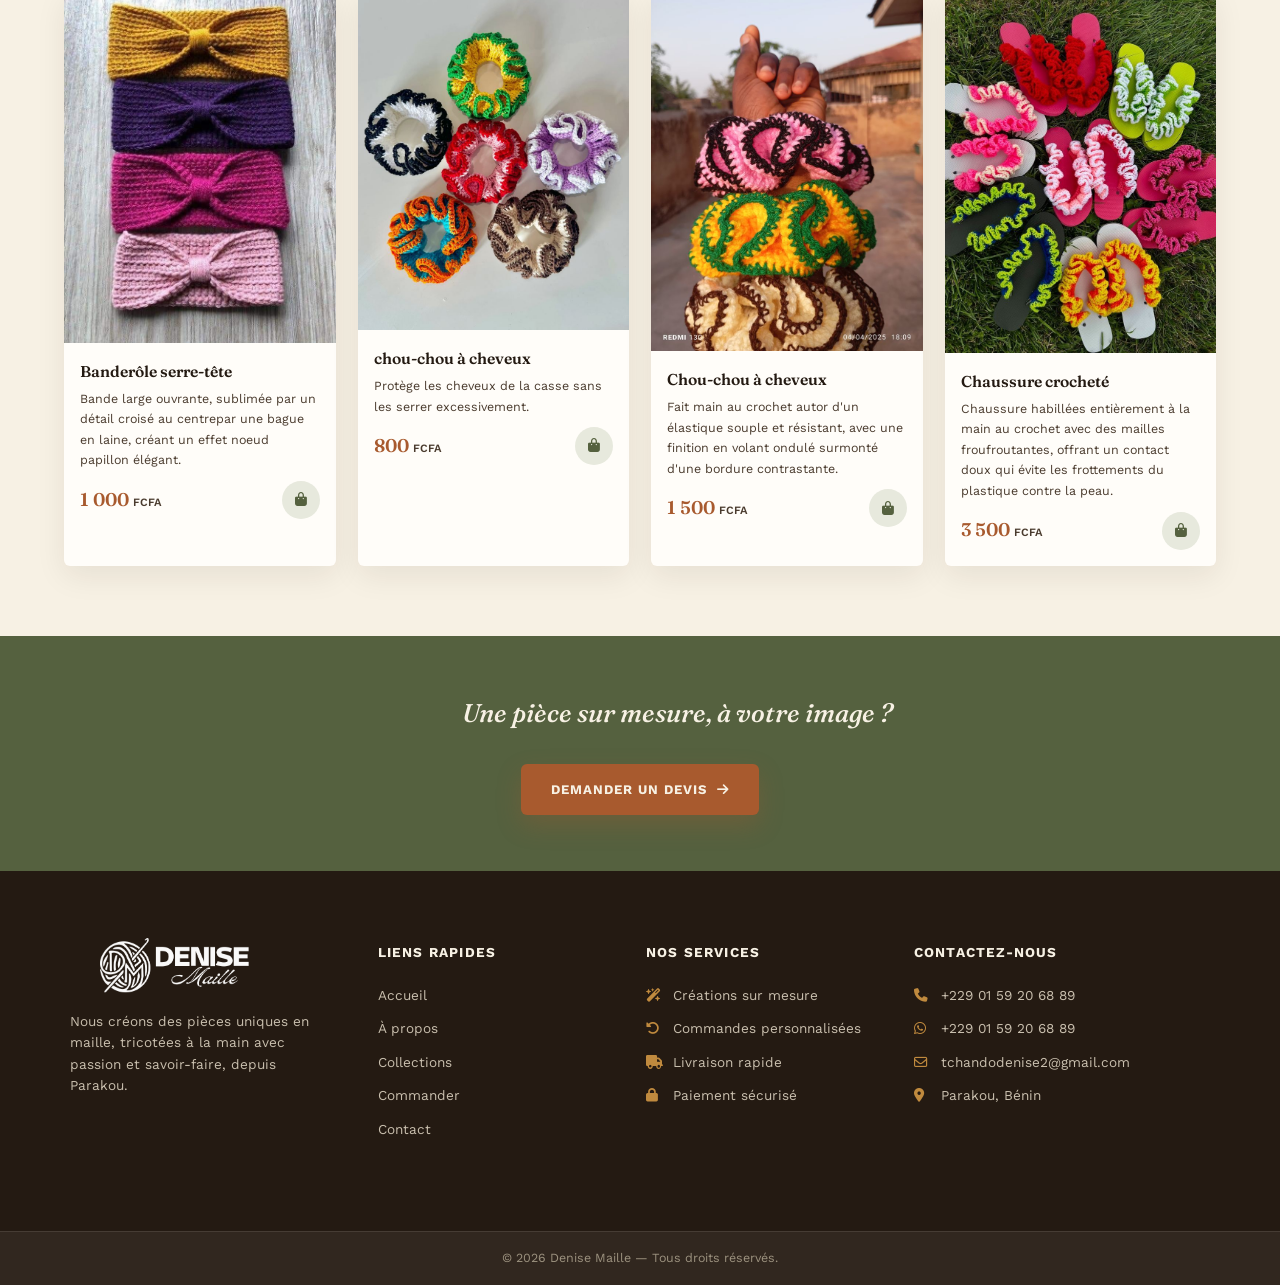
<file: collections.html>
<!DOCTYPE html>
<html lang="fr">

<head>
  <meta charset="UTF-8">
  <meta name="viewport" content="width=device-width, initial-scale=1.0">
  <title>Collections — Denise Maille</title>
  <meta name="description"
    content="Découvrez toutes les collections Denise Maille : pulls, gilets, écharpes, bonnets, sacs et accessoires en maille faits main.">

  <link rel="preconnect" href="https://fonts.googleapis.com">
  <link rel="preconnect" href="https://fonts.gstatic.com" crossorigin>
  <link
    href="https://fonts.googleapis.com/css2?family=Fraunces:ital,wght@0,300;0,500;0,600;0,700;1,400;1,500&family=Work+Sans:wght@300;400;500;600;700&display=swap"
    rel="stylesheet">
  <link rel="stylesheet" href="https://cdnjs.cloudflare.com/ajax/libs/font-awesome/6.4.0/css/all.min.css">

  <link rel="stylesheet" href="css/style.css">
  <link rel="stylesheet" href="css/animations.css">
  <link rel="stylesheet" href="css/responsive.css">
</head>

<body>

  <div class="top-bar">
    <div class="container top-bar-content">
      <div class="top-bar-text"><i class="fa-regular fa-heart"></i> Livraison disponible
        partout&nbsp;&nbsp;|&nbsp;&nbsp;Fait main avec amour</div>
    </div>
  </div>

  <header class="main-header">
    <div class="container header-container">
      <a href="index.html" class="brand-logo">
        <img src="images/produits/logo denise mail marron.png" alt="">

      </a>

      <nav class="main-nav" id="mainNav">
        <ul>
          <li><a href="index.html">ACCUEIL</a></li>
          <li><a href="apropos.html">À PROPOS</a></li>
          <li>
            <a href="collections.html">COLLECTIONS <i></i></a>
          </li>
          <!-- <li><a href="realisations.html">RÉALISATIONS</a></li> -->
          <li><a href="commander.html">COMMANDER</a></li>
          <!-- <li><a href="blog.html">BLOG</a></li> -->
          <li><a href="contact.html">CONTACT</a></li>
        </ul>
      </nav>

      <div class="header-actions">
        <a href="commander.html" class="action-btn cart-btn" aria-label="Panier">
        </a>
        <button class="hamburger-menu" id="hamburgerBtn" aria-label="Menu Mobile" aria-expanded="false">
          <i class="fa-solid fa-bars"></i>
        </button>
      </div>
    </div>
  </header>

  <section class="page-header">
    <div class="container">
      <div class="breadcrumb"><a href="index.html">Accueil</a> <i class="fa-solid fa-chevron-right"></i> Collections
      </div>
      <h1 class="page-title">Toutes nos collections</h1>
      <p class="page-lead">Des pulls aux accessoires, chaque pièce est tricotée à la main, en petite série, à Parakou.
      </p>
      <div class="filter-tabs">
        <a href="#pulls">Pulls</a>
        <a href="#gilets">Gilets</a>
        <a href="#echarpes">Écharpes</a>
        <a href="#bonnets">Bonnets</a>
        <a href="#sacs">Sacs</a>
        <a href="#accessoires">Accessoires</a>
      </div>
    </div>
  </section>

  <!-- PULLS -->
  <section class="collection-group" id="pulls">
    <div class="container">
      <div class="collection-group-header reveal">
        <h2> Pulls</h2>
      </div>
      <div class="product-grid">
        <div class="product-card reveal">
          <div>
            <img src="images/produits/pul1.jpg" alt="">
          </div>
          <div class="product-info">
            <h3>Pull tricoté bicolore élégant</h3>
            <p class="product-desc">Confectionné dans une maille épaisse et douce, il offre une excéllente chaleur tout
              en garantissant un confort optimal au quotidien.</p>
            <div class="product-footer"><span class="product-price">10 000 <span>FCFA</span></span><button
                class="add-btn" aria-label="Ajouter au panier"><i class="fa-solid fa-bag-shopping"></i></button></div>
          </div>
        </div>
        <div class="product-card reveal">
          <div>
            <img src="images/produits/pul3.jpg" alt="">
          </div>
          <h3>Pull tricoté à rayure multicolore</h3>
          <p class="product-desc">Pull col ron côtelé réalisé dans une maille douce et confortable, il seduit par son
            association harmonieuse de rouge brique, vert émeraude et blanc cassé.</p>
          <div class="product-info">
            <div class="product-footer"><span class="product-price">15 000 <span>FCFA</span></span><button
                class="add-btn" aria-label="Ajouter au panier"><i class="fa-solid fa-bag-shopping"></i></button></div>
          </div>
        </div>
        <div class="product-card reveal">
          <div>
            <img src="images/produits/pul4.jpg" alt="">
          </div>
          <h3>Pull tricoté à col V rayé</h3>
          <p class="product-desc">Il apporte une touche de modernité tout en mettant en valeur la silhouette; il est
            idéalpour les journ"es fraîches et s'adapte facilement à toutes les occasions.</p>
          <div class="product-info">
            <div class="product-footer"><span class="product-price">15 000 <span>FCFA</span></span><button
                class="add-btn" aria-label="Ajouter au panier"><i class="fa-solid fa-bag-shopping"></i></button></div>
          </div>
        </div>
        <div class="product-card reveal">
          <div>
            <img src="images/produits/Pull5.jpg" alt="">
          </div>
          <h3>Pull tricoté à col zippé</h3>
          <p class="product-desc">Pull à manche longue, col rabattu avec fermetture zippé;coupe ample et légèrement
            coutes.</p>
          <div class="product-footer"><span class="product-price">12 000 <span>FCFA</span></span><button class="add-btn"
              aria-label="Ajouter au panier"><i class="fa-solid fa-bag-shopping"></i></button></div>
        </div>
      </div>
    </div>
    </div>
  </section>

  <!-- GILETS -->
  <section class="collection-group" id="gilets">
    <div class="container">
      <div class="collection-group-header reveal">
        <h2> Gilets</h2>
      </div>
      <div class="product-grid">
        <div class="product-card reveal">
          <div>
            <img src="images/produits/Gillet5.jpg" alt="">
          </div>
          <h3>Gillet tricoté multicoloere</h3>
          <p class="product-desc">Exprimez votre personnalité avec ce magnifique gillet tricoté au crochet, conçu pour
            allier authenticité, confort et élégance.Son motif met en valeur un mélange de noir, rouge brique, jaune
            moutarde et gris.</p>
          <div class="product-info">
            <div class="product-footer"><span class="product-price">10 000 <span>FCFA</span></span><button
                class="add-btn" aria-label="Ajouter au panier"><i class="fa-solid fa-bag-shopping"></i></button></div>
          </div>
        </div>
        <div class="product-card reveal">
          <div>
            <img src="images/produits/Gillet2.jpg" alt="">
          </div>
          <h3>Gillet ouvert sans manches</h3>
          <p class="product-desc">Entièrement crocheté à la main,utilisant un assemblage de carrés authentique; idéal
            pour les festivals, des journées ensoleillé ou pour pimenter un look de tout les jours.</p>
          <div class="product-info">
            <div class="product-footer"><span class="product-price">6 000 <span>FCFA</span></span><button
                class="add-btn" aria-label="Ajouter au panier"><i class="fa-solid fa-bag-shopping"></i></button></div>
          </div>
        </div>
        <div class="product-card reveal">
          <div>
            <img src="images/produits/Gillet3.jpg" alt="">
          </div>
          <h3>Gillet sans manches au crochet délicat-Ecru </h3>
          <p class="product-desc">Ce gillet est une pièce maîtresse de la tendance fabriqué à la main avec un fil de
            coton de couleur écru, il présente un motif de crochet ajouré complexe et rafiné.</p>
          <div class="product-info">
            <div class="product-footer"><span class="product-price">5 000 <span>FCFA</span></span><button
                class="add-btn" aria-label="Ajouter au panier"><i class="fa-solid fa-bag-shopping"></i></button></div>
          </div>
        </div>
        <div class="product-card reveal">
          <div>
            <img src="images/produits/Gillet4.jpg" alt="">
          </div>
          <h3>Gillet sans manche en crochet</h3>
          <p class="product-desc">Coupe ajustée avec encolure en V, emmanchures et base fini avec un bord-côtes
            élastique; un style décontracté et chic, parfait pour le travail, les loisirs ou les occasions spéciales.
          </p>
          <div class="product-info">
            <div class="product-footer"><span class="product-price">7 000 <span>FCFA</span></span><button
                class="add-btn" aria-label="Ajouter au panier"><i class="fa-solid fa-bag-shopping"></i></button></div>
          </div>
        </div>
      </div>
    </div>
  </section>

  <!-- ÉCHARPES -->
  <section class="collection-group" id="echarpes">
    <div class="container">
      <div class="collection-group-header reveal">
        <h2> Écharpes</h2>
      </div>
      <div class="product-grid">
        <div class="product-card reveal">
          <div>
            <img src="images/produits/Echarpe1.jpg" alt="">
          </div>
          <div class="product-info">
            <h3>Écharpe longue au crochet avec franges</h3>
            <p class="product-desc">Grande longueur permettant plusieurs tours de coh, terminé par de longue franges
              assorties aux extrémitéss.</p>
            <div class="product-footer"><span class="product-price">4 500 <span>FCFA</span></span><button
                class="add-btn" aria-label="Ajouter au panier"><i class="fa-solid fa-bag-shopping"></i></button></div>
          </div>
        </div>
        <div class="product-card reveal">
          <div>
            <img src="images/produits/Echarpe2.jpg" alt="">
          </div>
          <div class="product-info">
            <h3>Écharpe extra-longue et large à franges</h3>
            <p class="product-desc">Confectionnée à la main avec une laine épaie, offrant un relief texturé et une
              chaleur enveloppante. Couleur unie, décliné dans un vert forêt profond et sophistiqué.</p>
            <div class="product-footer"><span class="product-price">5 000 <span>FCFA</span></span><button
                class="add-btn" aria-label="Ajouter au panier"><i class="fa-solid fa-bag-shopping"></i></button></div>
          </div>
        </div>
        <div class="product-card reveal">
          <div>
            <img src="images/produits/Echarpe3.jpg" alt="">
          </div>
          <div class="product-info">
            <h3>Écharpe longue à frange</h3>
            <p class="product-desc">Fait main en maille texturée au poin de papillon, offarnt un volume moelleux, une
              grande épaisseur et un touché très doux.Belle longueur enveloppante, sublimée par des franges bicolore et
              assorties sur les extrémités.</p>
            <div class="product-footer"><span class="product-price">8 000 <span>FCFA</span></span><button
                class="add-btn" aria-label="Ajouter au panier"><i class="fa-solid fa-bag-shopping"></i></button></div>
          </div>
        </div>
        <div class="product-card reveal">
          <div>
            <img src="images/produits/Echarpe_bonnet.jpg" alt="">
          </div>
          <div class="product-info">
            <h3>Parure d'hiverbonnet & écharpe longue à frange</h3>
            <p class="product-desc">Bonnet coupe ajusté avec un large revers en côte gris pour garder lesoreilles bien
              au chaud suivi d'une belle longue écharpe frange bicolre aux .</p>
            <div class="product-footer"><span class="product-price">7 500 <span>FCFA</span></span><button
                class="add-btn" aria-label="Ajouter au panier"><i class="fa-solid fa-bag-shopping"></i></button></div>
          </div>
        </div>
      </div>
    </div>
  </section>

  <!-- BONNETS -->
  <section class="collection-group" id="bonnets">
    <div class="container">
      <div class="collection-group-header reveal">
        <h2> Bonnets</h2>
      </div>
      <div class="product-grid">
        <div class="product-card reveal">
          <div>
            <img src="images/produits/Bonnet1.jpg" alt="">
          </div>
          <div class="product-info">
            <h3>Bonnet pompon</h3>
            <p class="product-desc">Bonnet pompon en laine naturelle, doublé pour protéger éfficacement du froid.</p>
            <div class="product-footer"><span class="product-price">1 500 <span>FCFA</span></span><button
                class="add-btn" aria-label="Ajouter au panier"><i class="fa-solid fa-bag-shopping"></i></button></div>
          </div>
        </div>
        <div class="product-card reveal">
          <div>
            <img src="images/produits/Bonnet2.jpg" alt="">
          </div>
          <div class="product-info">
            <h3>Bonnet docker</h3>
            <p class="product-desc">Bonnet sans pompon, dotée d'un large revers structuré qui protège éfficacement du
              froid.</p>
            <div class="product-footer"><span class="product-price">1 300 <span>FCFA</span></span><button
                class="add-btn" aria-label="Ajouter au panier"><i class="fa-solid fa-bag-shopping"></i></button></div>
          </div>
        </div>
        <div class="product-card reveal">
          <div>
            <img src="images/produits/Bonnet3.jpg" alt="">
          </div>
          <div class="product-info">
            <h3>Bonnet style beanie classique</h3>
            <p class="product-desc">Crocheté à la main au point de maille serrées enrang circulaire, offrant un rendu
              lisse .</p>
            <div class="product-footer"><span class="product-price">1 300 <span>FCFA</span></span><button
                class="add-btn" aria-label="Ajouter au panier"><i class="fa-solid fa-bag-shopping"></i></button></div>
          </div>
        </div>
        <div class="product-card reveal">
          <div>
            <img src="images/produits/Bonnet_volant.jpg" alt="">
          </div>
          <div class="product-info">
            <h3>Chapeaux cloche à bord volant</h3>
            <p class="product-desc">Calotte arrondie ajustée qui épouse la tête, prolongée par un large bord ondulé et
              froufroutant.</p>
            <div class="product-footer"><span class="product-price">5 000 <span>FCFA</span></span><button
                class="add-btn" aria-label="Ajouter au panier"><i class="fa-solid fa-bag-shopping"></i></button></div>
          </div>
        </div>
      </div>
    </div>
  </section>

  <!-- SACS -->
  <section class="collection-group" id="sacs">
    <div class="container">
      <div class="collection-group-header reveal">
        <h2> Sacs</h2>
      </div>
      <div class="product-grid">
        <div class="product-card reveal">
          <div>
            <img src="images/produits/sac1.jpg" alt="">
          </div>
          <div class="product-info">
            <h3>Sac cabas/tote bag avec anse à l'&paule</h3>
            <p class="product-desc">Forme rectangulaire structurée, bordée d'un liséré noir net et dotée de deux anses
              robustes crocheté pour un porté main ou épaule confortable.</p>
            <div class="product-footer"><span class="product-price">4 500 <span>FCFA</span></span><button
                class="add-btn" aria-label="Ajouter au panier"><i class="fa-solid fa-bag-shopping"></i></button></div>
          </div>
        </div>
        <div class="product-card reveal">
          <div>
            <img src="images/produits/sac2.jpg" alt="">
          </div>
          <div class="product-info">
            <h3>Sac seau cabas en crochet</h3>
            <p class="product-desc">Forme cabas légèrement évasée avecfond structuré avec deus anses solides encrochet
              pour un porté mainou épaule très confortable.</p>
            <div class="product-footer"><span class="product-price">10 000 <span>FCFA</span></span><button
                class="add-btn" aria-label="Ajouter au panier"><i class="fa-solid fa-bag-shopping"></i></button></div>
          </div>
        </div>
        <div class="product-card reveal">
          <div>
            <img src="images/produits/sac3.jpg" alt="">
          </div>
          <div class="product-info">
            <h3>Sac cabas en crochet à anses longue</h3>
            <p class="product-desc">Format grand cabas rectangulaire très spacieux.</p>
            <div class="product-footer"><span class="product-price">4 500 <span>FCFA</span></span><button
                class="add-btn" aria-label="Ajouter au panier"><i class="fa-solid fa-bag-shopping"></i></button></div>
          </div>
        </div>
        <div class="product-card reveal">
          <div>
            <img src="images/produits/Sac4.jpg" alt="">
          </div>
          <div class="product-info">
            <h3>Sac baguette</h3>
            <p class="product-desc">Baguette rectangulaire aux bord légèrement arrondi,anse courtes et solide intégré
              pour un porté main ou sous le bras très confortabless.</p>
            <div class="product-footer"><span class="product-price">4 000 <span>FCFA</span></span><button
                class="add-btn" aria-label="Ajouter au panier"><i class="fa-solid fa-bag-shopping"></i></button></div>
          </div>
        </div>
      </div>
    </div>
  </section>

  <!-- ACCESSOIRES -->
  <section class="collection-group" id="accessoires">
    <div class="container">
      <div class="collection-group-header reveal">
        <h2><span class="stitch-line stitch-line--rust"></span> Accessoires</h2>
      </div>
      <div class="product-grid">
        <div class="product-card reveal">
          <div>
            <img src="images/produits/Accessoire1.jpg" alt="">
          </div>
          <div class="product-info">
            <h3>Banderôle serre-tête</h3>
            <p class="product-desc">Bande large ouvrante, sublimée par un détail croisé au centrepar une bague en laine,
              créant un effet noeud papillon élégant.</p>
            <div class="product-footer"><span class="product-price">1 000 <span>FCFA</span></span><button
                class="add-btn" aria-label="Ajouter au panier"><i class="fa-solid fa-bag-shopping"></i></button></div>
          </div>
        </div>
        <div class="product-card reveal">
          <div>
            <img src="images/produits/Accessoire2.jpg" alt="">
          </div>
          <div class="product-info">
            <h3>chou-chou à cheveux </h3>
            <p class="product-desc">Protège les cheveux de la casse sans les serrer excessivement.</p>
            <div class="product-footer"><span class="product-price">800 <span>FCFA</span></span><button class="add-btn"
                aria-label="Ajouter au panier"><i class="fa-solid fa-bag-shopping"></i></button></div>
          </div>
        </div>
        <div class="product-card reveal">
          <div>
            <img src="images/produits/Accessoire3.jpg" alt="">
          </div>
          <div class="product-info">
            <h3>Chou-chou à cheveux</h3>
            <p class="product-desc">Fait main au crochet autor d'un élastique souple et résistant, avec une finition en
              volant ondulé surmonté d'une bordure contrastante.</p>
            <div class="product-footer"><span class="product-price">1 500 <span>FCFA</span></span><button
                class="add-btn" aria-label="Ajouter au panier"><i class="fa-solid fa-bag-shopping"></i></button></div>
          </div>
        </div>
        <div class="product-card reveal">
          <div>
            <img src="images/produits/Accessoire4.jpg" alt="">
          </div>
          <div class="product-info">
            <h3>Chaussure crocheté</h3>
            <p class="product-desc">Chaussure habillées entièrement à la main au crochet avec des mailles
              froufroutantes, offrant un contact doux qui évite les frottements du plastique contre la peau.</p>
            <div class="product-footer"><span class="product-price">3 500 <span>FCFA</span></span><button
                class="add-btn" aria-label="Ajouter au panier"><i class="fa-solid fa-bag-shopping"></i></button></div>
          </div>
        </div>
      </div>
    </div>
  </section>

  <section class="testimonial-section">
    <div class="container testimonial-container" style="justify-content:center; text-align:center;">
      <div class="testimonial-content">
        <p class="testimonial-quote" style="font-size:1.6rem;">Une pièce sur mesure, à votre image&nbsp;?</p>
        <a href="commander.html" class="btn btn-primary" style="margin-top:10px;">DEMANDER UN DEVIS <i
            class="fa-solid fa-arrow-right"></i></a>
      </div>
    </div>
  </section>

  <footer class="main-footer">
    <!-- <div class="stitch-line stitch-line--gold"></div> -->
    <div class="container footer-grid">
      <div class="footer-col brand-col">
        <a href="index.html" class="footer-logo">
          <img src="images/produits/Blanc logo denise mail blanc.png" alt="">
        </a>
        <p class="footer-desc">Nous créons des pièces uniques en maille, tricotées à la main avec passion et
          savoir-faire, depuis Parakou.</p>
      </div>
      <div class="footer-col">
        <h4 class="footer-heading">LIENS RAPIDES</h4>
        <ul class="footer-links">
          <li><a href="index.html">Accueil</a></li>
          <li><a href="apropos.html">À propos</a></li>
          <li><a href="collections.html">Collections</a></li>
          <li><a href="commander.html">Commander</a></li>
          <li><a href="contact.html">Contact</a></li>
        </ul>
      </div>
      <div class="footer-col">
        <h4 class="footer-heading">NOS SERVICES</h4>
        <ul class="footer-services">
          <li><i class="fa-solid fa-wand-magic-sparkles"></i> Créations sur mesure</li>
          <li><i class="fa-solid fa-rotate-left"></i> Commandes personnalisées</li>
          <li><i class="fa-solid fa-truck"></i> Livraison rapide</li>
          <li><a href="commander.html#paiement" class="footer-service-link"><i class="fa-solid fa-lock"></i> Paiement
              sécurisé</a></li>
        </ul>
      </div>
      <div class="footer-col">
        <h4 class="footer-heading">CONTACTEZ-NOUS</h4>
        <ul class="footer-contact">
          <li><i class="fa-solid fa-phone"></i> +229 01 59 20 68 89</li>
          <li><i class="fa-brands fa-whatsapp"></i> +229 01 59 20 68 89</li>
          <li><i class="fa-regular fa-envelope"></i> tchandodenise2@gmail.com</li>
          <li><i class="fa-solid fa-location-dot"></i> Parakou, Bénin</li>
        </ul>
      </div>
      <div class="footer-col">

        <div class="footer-social-icons">
        </div>
      </div>
    </div>
    <div class="sub-footer">
      <div class="container">
        <p>&copy; 2026 Denise Maille — Tous droits réservés.</p>
      </div>
    </div>
  </footer>

  <script src="js/script.js"></script>
</body>

</html>
</file>
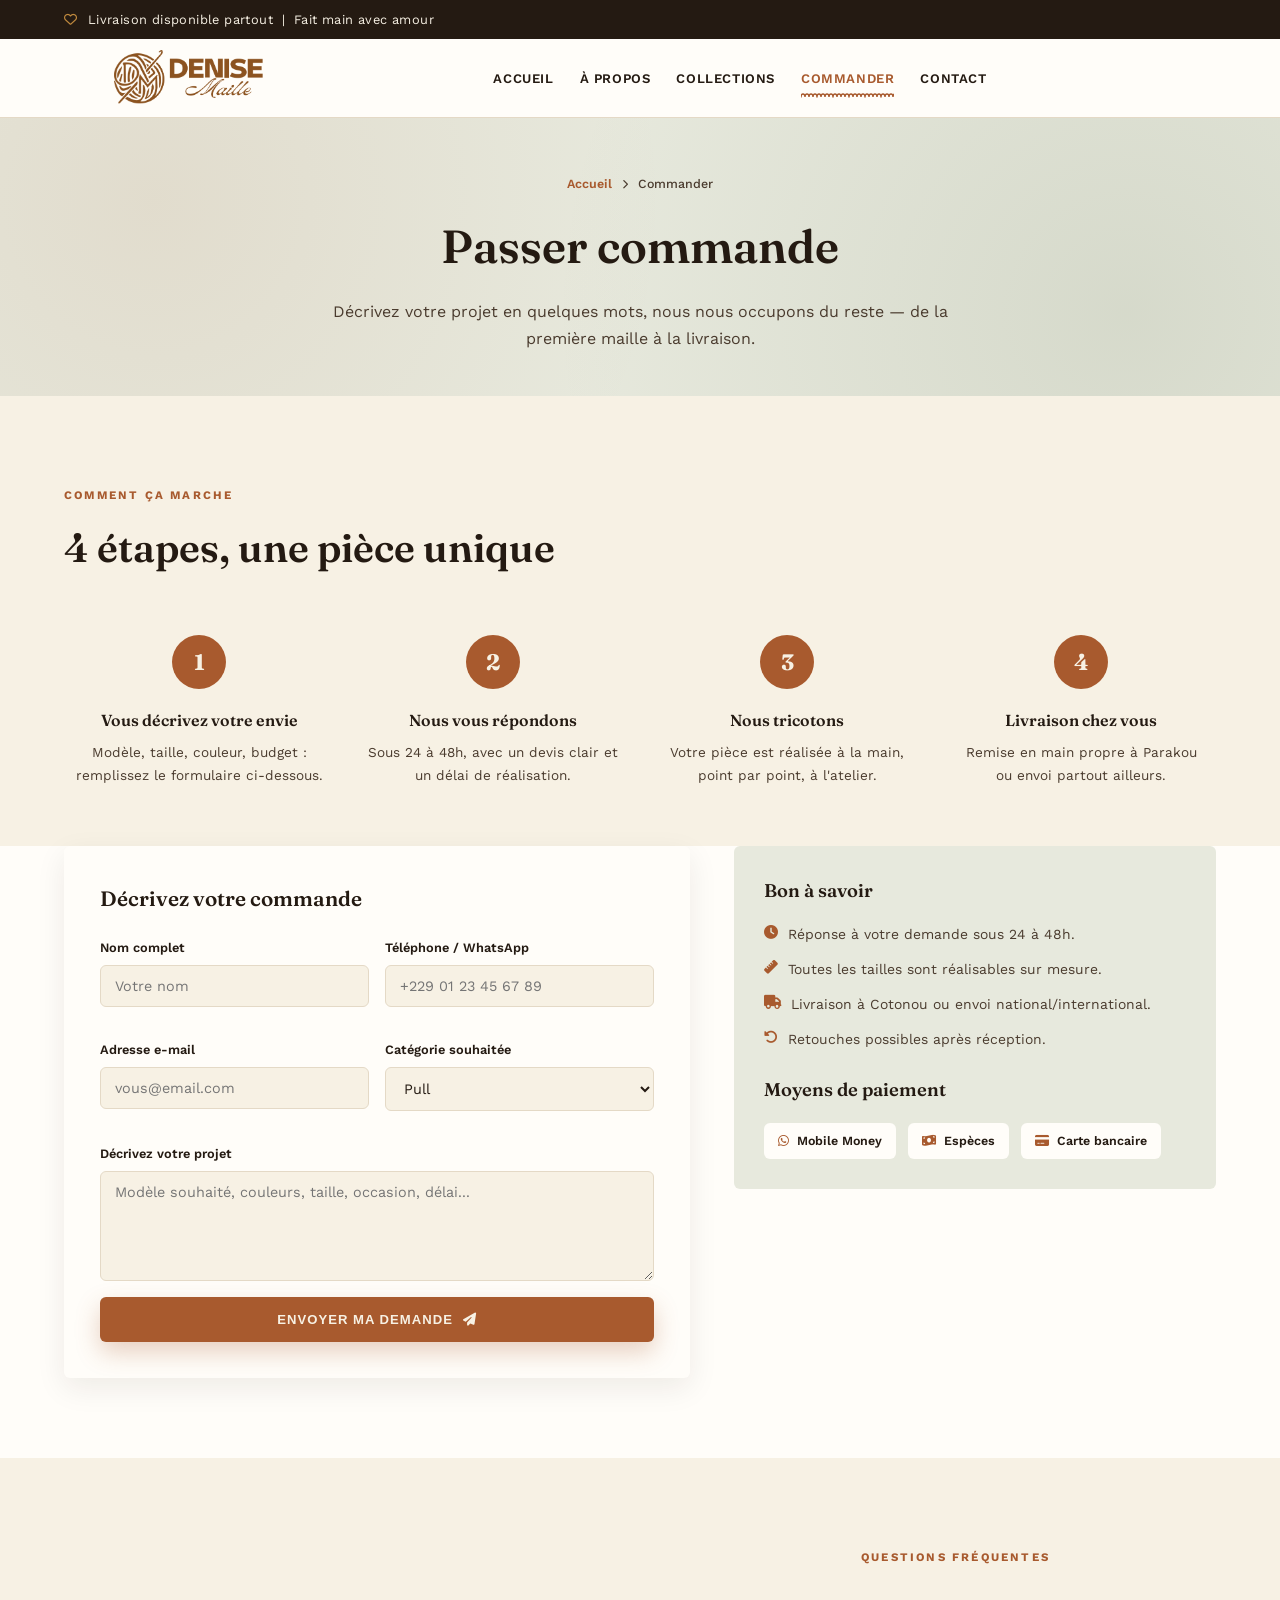
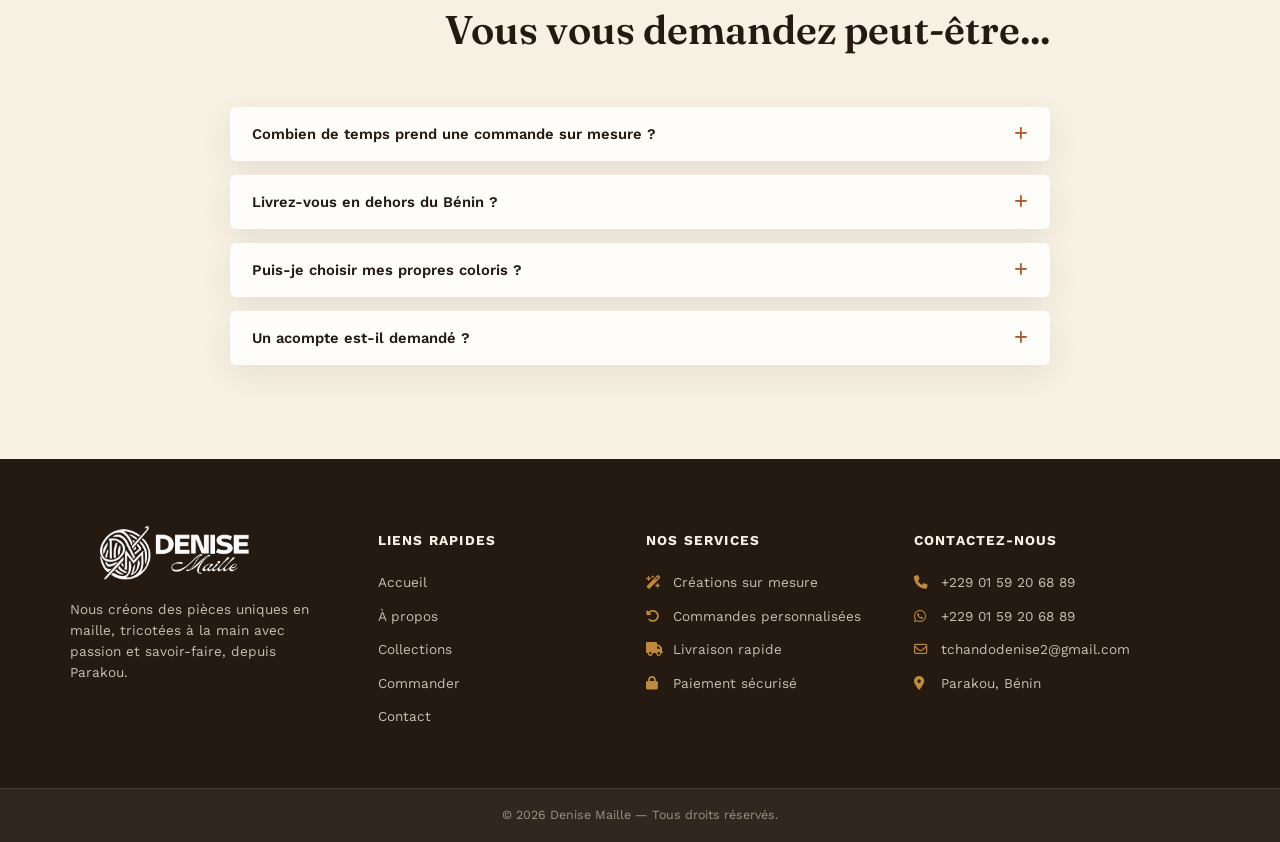
<file: commander.html>
<!DOCTYPE html>
<html lang="fr">

<head>
  <meta charset="UTF-8">
  <meta name="viewport" content="width=device-width, initial-scale=1.0">
  <title>Commander — Denise Maille</title>
  <meta name="description"
    content="Passez commande auprès de Denise Maille : décrivez votre projet, choisissez vos options et recevez votre création tricotée main.">

  <link rel="preconnect" href="https://fonts.googleapis.com">
  <link rel="preconnect" href="https://fonts.gstatic.com" crossorigin>
  <link
    href="https://fonts.googleapis.com/css2?family=Fraunces:ital,wght@0,300;0,500;0,600;0,700;1,400;1,500&family=Work+Sans:wght@300;400;500;600;700&display=swap"
    rel="stylesheet">
  <link rel="stylesheet" href="https://cdnjs.cloudflare.com/ajax/libs/font-awesome/6.4.0/css/all.min.css">

  <link rel="stylesheet" href="css/style.css">
  <link rel="stylesheet" href="css/animations.css">
  <link rel="stylesheet" href="css/responsive.css">
</head>

<body>

  <div class="top-bar">
    <div class="container top-bar-content">
      <div class="top-bar-text"><i class="fa-regular fa-heart"></i> Livraison disponible
        partout&nbsp;&nbsp;|&nbsp;&nbsp;Fait main avec amour</div>
    </div>
  </div>

  <header class="main-header">
    <div class="container header-container">
      <a href="index.html" class="brand-logo">
        <img src="images/produits/logo denise mail marron.png" alt="">
      </a>

      <nav class="main-nav" id="mainNav">
        <ul>
          <li><a href="index.html">ACCUEIL</a></li>
          <li><a href="apropos.html">À PROPOS</a></li>
          <li>
            <a href="collections.html">COLLECTIONS </a>
          </li>

          <li><a href="commander.html" class="active">COMMANDER</a></li>
          <li><a href="contact.html">CONTACT</a></li>
        </ul>
      </nav>

      <div class="header-actions">
        <button class="hamburger-menu" id="hamburgerBtn" aria-label="Menu Mobile" aria-expanded="false">
          <i class="fa-solid fa-bars"></i>
        </button>
      </div>
    </div>
  </header>

  <section class="page-header">
    <div class="container">
      <div class="breadcrumb"><a href="index.html">Accueil</a> <i class="fa-solid fa-chevron-right"></i> Commander</div>
      <h1 class="page-title">Passer commande</h1>
      <p class="page-lead">Décrivez votre projet en quelques mots, nous nous occupons du reste — de la première maille à
        la livraison.</p>
    </div>
  </section>

  <!-- Étapes -->
  <section class="collections-section" style="padding-bottom:50px;">
    <div class="container">
      <div class="section-header reveal">
        <div class="title-wrapper">
          <span class="section-subtitle">COMMENT ÇA MARCHE</span>
          <h2 class="section-title">4 étapes, une pièce unique</h2>
        </div>
      </div>
      <div class="steps-grid">
        <div class="step-card reveal">
          <div class="step-number">1</div>
          <h3>Vous décrivez votre envie</h3>
          <p>Modèle, taille, couleur, budget : remplissez le formulaire ci-dessous.</p>
        </div>
        <div class="step-card reveal">
          <div class="step-number">2</div>
          <h3>Nous vous répondons</h3>
          <p>Sous 24 à 48h, avec un devis clair et un délai de réalisation.</p>
        </div>
        <div class="step-card reveal">
          <div class="step-number">3</div>
          <h3>Nous tricotons</h3>
          <p>Votre pièce est réalisée à la main, point par point, à l'atelier.</p>
        </div>
        <div class="step-card reveal">
          <div class="step-number">4</div>
          <h3>Livraison chez vous</h3>
          <p>Remise en main propre à Parakou ou envoi partout ailleurs.</p>
        </div>
      </div>
    </div>
  </section>

  <!-- Formulaire + résumé -->
  <section class="split-block" style="background-color:var(--paper); padding-top:0;" id="paiement">
    <div class="container order-layout">
      <div class="form-card reveal">
        <h3>Décrivez votre commande</h3>
        <!--
          ENVOI RÉEL PAR E-MAIL (sans backend) via FormSubmit :
          - action = https://formsubmit.co/ajax/VOTRE-EMAIL
          - la 1ʳᵉ fois qu'un message est envoyé, FormSubmit adresse un
            e-mail de confirmation à tchandodenise2@gmail.com : il faut
            cliquer sur le lien "Activate Form" qu'il contient pour que
            les envois suivants soient bien transmis.
        -->
        <form data-ajax-form action="https://formsubmit.co/ajax/tchandodenise2@gmail.com" method="POST">
          <div class="form-row">
            <div class="form-group">
              <label for="nom">Nom complet</label>
              <input type="text" id="nom" name="nom" placeholder="Votre nom" required>
            </div>
            <div class="form-group">
              <label for="telephone">Téléphone / WhatsApp</label>
              <input type="tel" id="telephone" name="telephone" placeholder="+229 01 23 45 67 89" required>
            </div>
          </div>
          <div class="form-row">
            <div class="form-group">
              <label for="email">Adresse e-mail</label>
              <input type="email" id="email" name="email" placeholder="vous@email.com" required>
            </div>
            <div class="form-group">
              <label for="categorie">Catégorie souhaitée</label>
              <select id="categorie" name="categorie">
                <option>Pull</option>
                <option>Gilet</option>
                <option>Écharpe</option>
                <option>Bonnet</option>
                <option>Sac</option>
                <option>Accessoire</option>
                <option>Autre / sur mesure</option>
              </select>
            </div>
          </div>
          <div class="form-group">
            <label for="description">Décrivez votre projet</label>
            <textarea id="description" name="description"
              placeholder="Modèle souhaité, couleurs, taille, occasion, délai..." required></textarea>
          </div>

          <!-- Réglages FormSubmit -->
          <input type="hidden" name="_subject" value="Nouvelle demande de commande — Denise Maille">
          <input type="hidden" name="_template" value="table">
          <input type="hidden" name="_captcha" value="false">
          <input type="text" name="_honey" style="display:none" tabindex="-1" autocomplete="off">

          <button type="submit" class="btn btn-primary" style="width:100%; justify-content:center;">ENVOYER MA DEMANDE
            <i class="fa-solid fa-paper-plane"></i></button>
          <p class="form-feedback"></p>
        </form>
      </div>

      <div class="summary-card reveal">
        <h3>Bon à savoir</h3>
        <ul class="summary-list">
          <li><i class="fa-solid fa-clock"></i> Réponse à votre demande sous 24 à 48h.</li>
          <li><i class="fa-solid fa-ruler"></i> Toutes les tailles sont réalisables sur mesure.</li>
          <li><i class="fa-solid fa-truck"></i> Livraison à Cotonou ou envoi national/international.</li>
          <li><i class="fa-solid fa-rotate-left"></i> Retouches possibles après réception.</li>
        </ul>
        <h3 style="margin-top:24px;">Moyens de paiement</h3>
        <div class="payment-methods">
          <span class="payment-badge"><i class="fa-brands fa-whatsapp"></i> Mobile Money</span>
          <span class="payment-badge"><i class="fa-solid fa-money-bill-wave"></i> Espèces</span>
          <span class="payment-badge"><i class="fa-solid fa-credit-card"></i> Carte bancaire</span>
        </div>
      </div>
    </div>
  </section>

  <!-- FAQ -->
  <section class="collections-section">
    <div class="container" style="max-width:820px;">
      <div class="section-header reveal" style="justify-content:center; text-align:center; flex-direction:column;">
        <span class="section-subtitle" style="justify-content:center;">QUESTIONS FRÉQUENTES </span>
        <h2 class="section-title">Vous vous demandez peut-être...</h2>
      </div>
      <div class="faq-item reveal">
        <button class="faq-question">Combien de temps prend une commande sur mesure ? <i
            class="fa-solid fa-plus"></i></button>
        <div class="faq-answer">
          <p>En général entre 5 et 15 jours selon la complexité du modèle et notre charge d'atelier au moment de la
            commande.</p>
        </div>
      </div>
      <div class="faq-item reveal">
        <button class="faq-question">Livrez-vous en dehors du Bénin ? <i class="fa-solid fa-plus"></i></button>
        <div class="faq-answer">
          <p>Oui, nous expédions partout où vous êtes. Les frais et délais de livraison vous seront communiqués avec
            votre devis.</p>
        </div>
      </div>
      <div class="faq-item reveal">
        <button class="faq-question">Puis-je choisir mes propres coloris ? <i class="fa-solid fa-plus"></i></button>
        <div class="faq-answer">
          <p>Bien sûr. Indiquez vos couleurs préférées dans le formulaire, nous vous confirmerons leur disponibilité.
          </p>
        </div>
      </div>
      <div class="faq-item reveal">
        <button class="faq-question">Un acompte est-il demandé ? <i class="fa-solid fa-plus"></i></button>
        <div class="faq-answer">
          <p>Oui, un acompte est généralement demandé à la validation du devis, le solde étant réglé à la livraison.</p>
        </div>
      </div>
    </div>
  </section>

  <footer class="main-footer">
    <div class="container footer-grid">
      <div class="footer-col brand-col">
        <a href="index.html" class="footer-logo">
          <img src="images/produits/Blanc logo denise mail blanc.png" alt="">
        </a>
        <p class="footer-desc">Nous créons des pièces uniques en maille, tricotées à la main avec passion et
          savoir-faire, depuis Parakou.</p>
      </div>
      <div class="footer-col">
        <h4 class="footer-heading">LIENS RAPIDES</h4>
        <ul class="footer-links">
          <li><a href="index.html">Accueil</a></li>
          <li><a href="apropos.html">À propos</a></li>
          <li><a href="collections.html">Collections</a></li>
          <li><a href="commander.html">Commander</a></li>
          <li><a href="contact.html">Contact</a></li>
        </ul>
      </div>
      <div class="footer-col">
        <h4 class="footer-heading">NOS SERVICES</h4>
        <ul class="footer-services">
          <li><i class="fa-solid fa-wand-magic-sparkles"></i> Créations sur mesure</li>
          <li><i class="fa-solid fa-rotate-left"></i> Commandes personnalisées</li>
          <li><i class="fa-solid fa-truck"></i> Livraison rapide</li>
          <li><a href="commander.html#paiement" class="footer-service-link"><i class="fa-solid fa-lock"></i> Paiement
              sécurisé</a></li>
        </ul>
      </div>
      <div class="footer-col">
        <h4 class="footer-heading">CONTACTEZ-NOUS</h4>
        <ul class="footer-contact">
          <li><i class="fa-solid fa-phone"></i> +229 01 59 20 68 89</li>
          <li><i class="fa-brands fa-whatsapp"></i> +229 01 59 20 68 89</li>
          <li><i class="fa-regular fa-envelope"></i> tchandodenise2@gmail.com</li>
          <li><i class="fa-solid fa-location-dot"></i> Parakou, Bénin</li>
        </ul>
      </div>
    </div>
    <div class="sub-footer">
      <div class="container">
        <p>&copy; 2026 Denise Maille — Tous droits réservés.</p>
      </div>
    </div>
  </footer>

  <script src="js/script.js"></script>
</body>

</html>
</file>
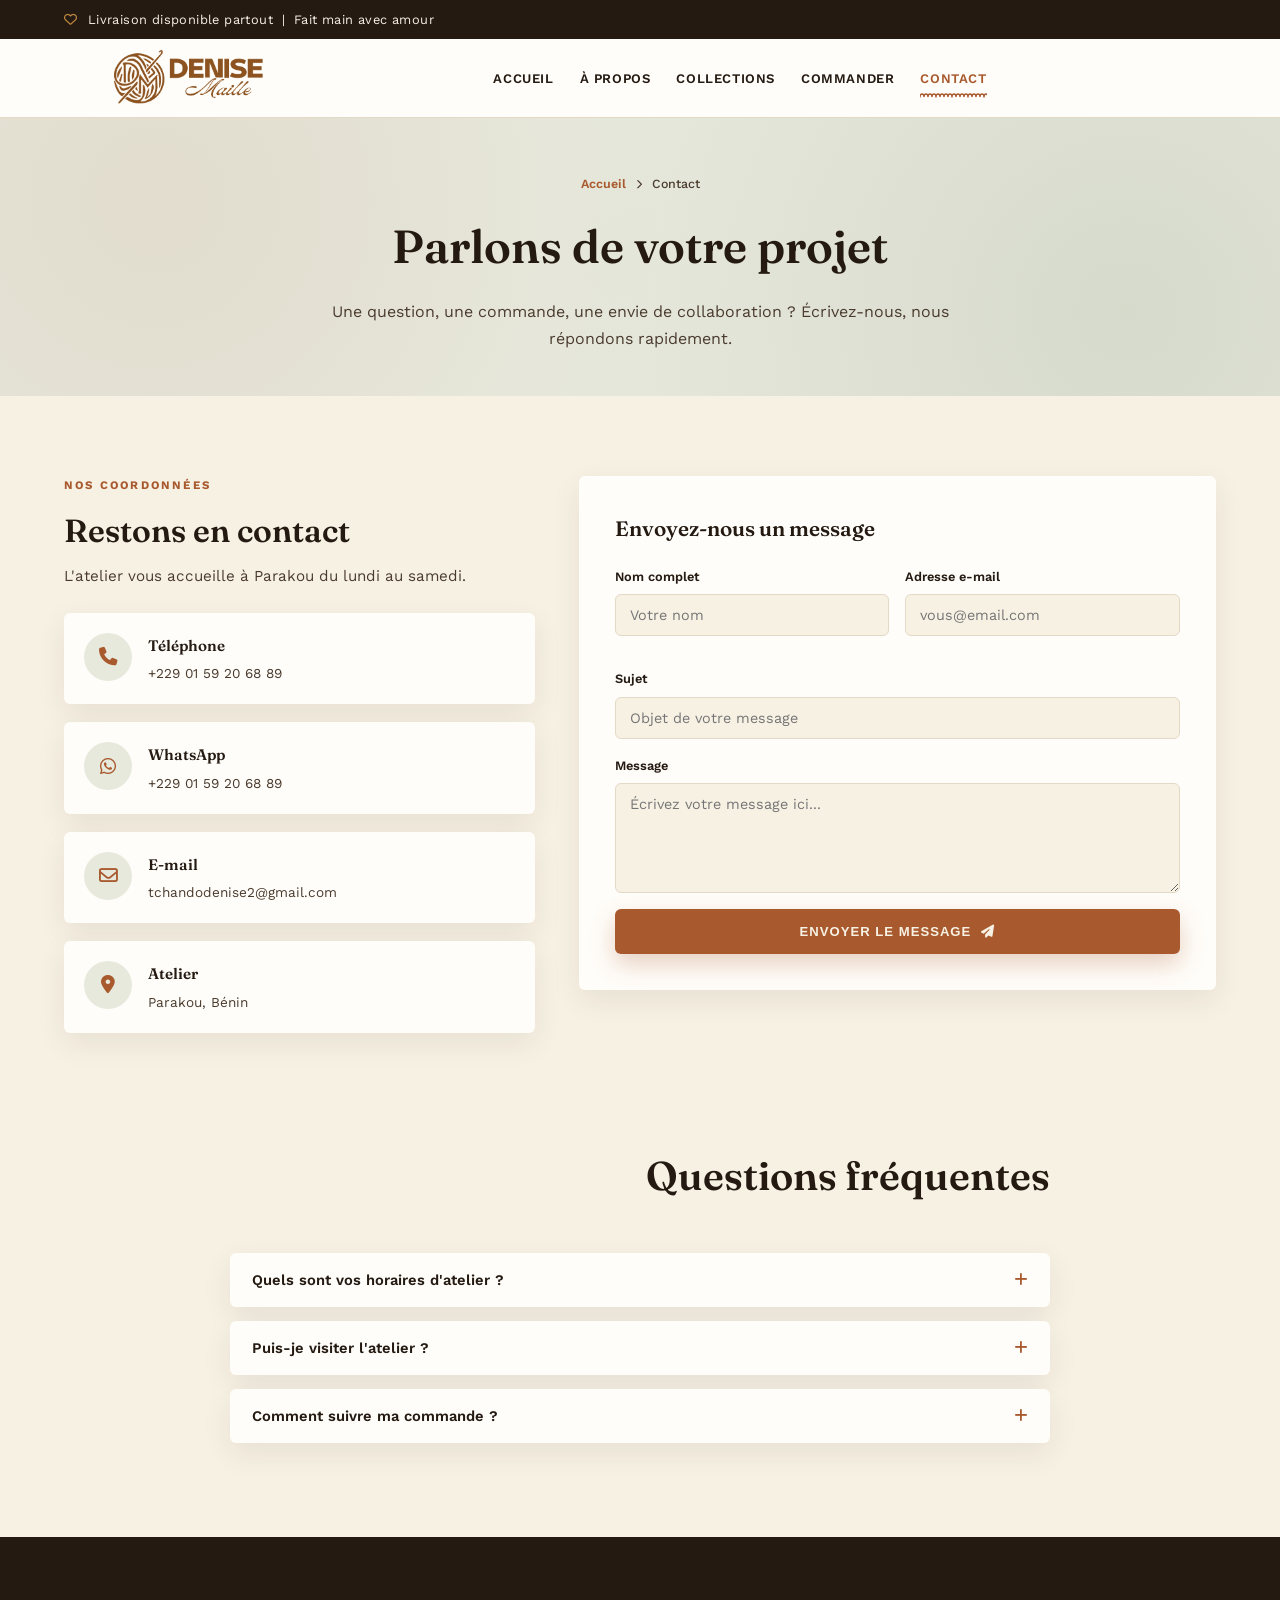
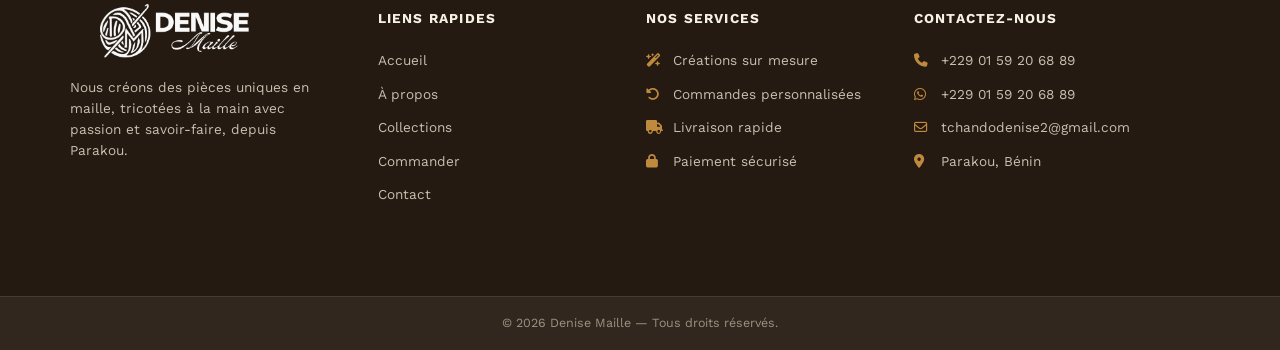
<file: contact.html>
<!DOCTYPE html>
<html lang="fr">
<head>
  <meta charset="UTF-8">
  <meta name="viewport" content="width=device-width, initial-scale=1.0">
  <title>Contact — Denise Maille</title>
  <meta name="description" content="Contactez l'atelier Denise Maille à Parakou, Bénin, par téléphone, WhatsApp, e-mail ou via notre formulaire de contact.">

  <link rel="preconnect" href="https://fonts.googleapis.com">
  <link rel="preconnect" href="https://fonts.gstatic.com" crossorigin>
  <link href="https://fonts.googleapis.com/css2?family=Fraunces:ital,wght@0,300;0,500;0,600;0,700;1,400;1,500&family=Work+Sans:wght@300;400;500;600;700&display=swap" rel="stylesheet">
  <link rel="stylesheet" href="https://cdnjs.cloudflare.com/ajax/libs/font-awesome/6.4.0/css/all.min.css">

  <link rel="stylesheet" href="css/style.css">
  <link rel="stylesheet" href="css/animations.css">
  <link rel="stylesheet" href="css/responsive.css">
</head>
<body>

  <div class="top-bar">
    <div class="container top-bar-content">
      <div class="top-bar-text"><i class="fa-regular fa-heart"></i> Livraison disponible partout&nbsp;&nbsp;|&nbsp;&nbsp;Fait main avec amour</div>
    </div>
  </div>

  <header class="main-header">
    <div class="container header-container">
      <a href="index.html" class="brand-logo">
        <img src="images/produits/logo denise mail marron.png" alt="">
      </a>

      <nav class="main-nav" id="mainNav">
        <ul>
          <li><a href="index.html">ACCUEIL</a></li>
          <li><a href="apropos.html">À PROPOS</a></li>
           <li>
            <a href="collections.html">COLLECTIONS </a>
          </li>
          <!-- <li><a href="realisations.html">RÉALISATIONS</a></li> -->
          <li><a href="commander.html">COMMANDER</a></li>
          <!-- <li><a href="blog.html">BLOG</a></li> -->
          <li><a href="contact.html" class="active">CONTACT</a></li>
        </ul>
      </nav>

      <div class="header-actions">
        <a href="commander.html" class="action-btn cart-btn" aria-label="Panier">
        </a>
        <button class="hamburger-menu" id="hamburgerBtn" aria-label="Menu Mobile" aria-expanded="false">
          <i class="fa-solid fa-bars"></i>
        </button>
      </div>
    </div>
  </header>

  <section class="page-header">
    <div class="container">
      <div class="breadcrumb"><a href="index.html">Accueil</a> <i class="fa-solid fa-chevron-right"></i> Contact</div>
      <h1 class="page-title">Parlons de votre projet</h1>
      <p class="page-lead">Une question, une commande, une envie de collaboration ? Écrivez-nous, nous répondons rapidement.</p>
    </div>
  </section>

  <section class="split-block">
    <div class="container contact-layout">
      <div class="reveal">
        <span class="section-subtitle">NOS COORDONNÉES </span>
        <h2 style="font-family:var(--font-display); font-size:2rem; margin-bottom:6px;">Restons en contact</h2>
        <p style="color:var(--ink-soft); font-size:0.95rem;">L'atelier vous accueille à Parakou du lundi au samedi.</p>

        <div class="contact-info-list">
          <div class="contact-info-card">
            <div class="feature-icon"><i class="fa-solid fa-phone"></i></div>
            <div><h4>Téléphone</h4><p>+229 01 59 20 68 89</p></div>
          </div>
          <div class="contact-info-card">
            <div class="feature-icon"><i class="fa-brands fa-whatsapp"></i></div>
            <div><h4>WhatsApp</h4><p>+229 01 59 20 68 89</p></div>
          </div>
          <div class="contact-info-card">
            <div class="feature-icon"><i class="fa-regular fa-envelope"></i></div>
            <div><h4>E-mail</h4><p>tchandodenise2@gmail.com</p></div>
          </div>
          <div class="contact-info-card">
            <div class="feature-icon"><i class="fa-solid fa-location-dot"></i></div>
            <div><h4>Atelier</h4><p>Parakou, Bénin</p></div>
          </div>
        </div>
      </div>

      <div class="form-card reveal">
        <h3>Envoyez-nous un message</h3>
        <!--
          ENVOI RÉEL PAR E-MAIL (sans backend) via FormSubmit :
          - action = https://formsubmit.co/ajax/VOTRE-EMAIL
          - la 1ʳᵉ fois qu'un message est envoyé, FormSubmit adresse un
            e-mail de confirmation à tchandodenise2@gmail.com : il faut
            cliquer sur le lien "Activate Form" qu'il contient pour que
            les envois suivants soient bien transmis.
        -->
        <form data-ajax-form action="https://formsubmit.co/ajax/tchandodenise2@gmail.com" method="POST">
          <div class="form-row">
            <div class="form-group">
              <label for="c-nom">Nom complet</label>
              <input type="text" id="c-nom" name="nom" placeholder="Votre nom" required>
            </div>
            <div class="form-group">
              <label for="c-email">Adresse e-mail</label>
              <input type="email" id="c-email" name="email" placeholder="vous@email.com" required>
            </div>
          </div>
          <div class="form-group">
            <label for="c-sujet">Sujet</label>
            <input type="text" id="c-sujet" name="sujet" placeholder="Objet de votre message" required>
          </div>
          <div class="form-group">
            <label for="c-message">Message</label>
            <textarea id="c-message" name="message" placeholder="Écrivez votre message ici..." required></textarea>
          </div>

          <!-- Réglages FormSubmit -->
          <input type="hidden" name="_subject" value="Nouveau message de contact — Denise Maille">
          <input type="hidden" name="_template" value="table">
          <input type="hidden" name="_captcha" value="false">
          <input type="text" name="_honey" style="display:none" tabindex="-1" autocomplete="off">

          <button type="submit" class="btn btn-primary" style="width:100%; justify-content:center;">ENVOYER LE MESSAGE <i class="fa-solid fa-paper-plane"></i></button>
          <p class="form-feedback"></p>
        </form>
      </div>
    </div>
  </section>

  <!-- FAQ courte -->
  <section class="collections-section" style="padding-top:0;">
    <div class="container" style="max-width:820px;">
      <div class="section-header reveal" style="justify-content:center; text-align:center; flex-direction:column;">
        <span class="section-subtitle" style="justify-content:center;"></span>
        <h2 class="section-title">Questions fréquentes</h2>
      </div>
      <div class="faq-item reveal">
        <button class="faq-question">Quels sont vos horaires d'atelier ? <i class="fa-solid fa-plus"></i></button>
        <div class="faq-answer"><p>Du lundi au samedi, de 9h à 18h. Fermé les dimanches et jours fériés.</p></div>
      </div>
      <div class="faq-item reveal">
        <button class="faq-question">Puis-je visiter l'atelier ? <i class="fa-solid fa-plus"></i></button>
        <div class="faq-answer"><p>Oui, sur rendez-vous. Contactez-nous par téléphone ou WhatsApp pour convenir d'un créneau.</p></div>
      </div>
      <div class="faq-item reveal">
        <button class="faq-question">Comment suivre ma commande ? <i class="fa-solid fa-plus"></i></button>
        <div class="faq-answer"><p>Nous vous tenons informé par WhatsApp à chaque étape, de la confirmation à la livraison.</p></div>
      </div>
    </div>
  </section>

  <footer class="main-footer">
    <div class="container footer-grid">
      <div class="footer-col brand-col">
        <a href="index.html" class="footer-logo">
          <img src="images/produits/Blanc logo denise mail blanc.png" alt="">
        </a>
        <p class="footer-desc">Nous créons des pièces uniques en maille, tricotées à la main avec passion et savoir-faire, depuis Parakou.</p>
      </div>
      <div class="footer-col">
        <h4 class="footer-heading">LIENS RAPIDES</h4>
        <ul class="footer-links">
          <li><a href="index.html">Accueil</a></li>
          <li><a href="apropos.html">À propos</a></li>
          <li><a href="collections.html">Collections</a></li>
          <li><a href="commander.html">Commander</a></li>
          <li><a href="contact.html">Contact</a></li>
        </ul>
      </div>
      <div class="footer-col">
        <h4 class="footer-heading">NOS SERVICES</h4>
        <ul class="footer-services">
          <li><i class="fa-solid fa-wand-magic-sparkles"></i> Créations sur mesure</li>
          <li><i class="fa-solid fa-rotate-left"></i> Commandes personnalisées</li>
          <li><i class="fa-solid fa-truck"></i> Livraison rapide</li>
          <li><a href="commander.html#paiement" class="footer-service-link"><i class="fa-solid fa-lock"></i> Paiement sécurisé</a></li>
        </ul>
      </div>
      <div class="footer-col">
        <h4 class="footer-heading">CONTACTEZ-NOUS</h4>
        <ul class="footer-contact">
          <li><i class="fa-solid fa-phone"></i> +229 01 59 20 68 89</li>
          <li><i class="fa-brands fa-whatsapp"></i> +229 01 59 20 68 89</li>
          <li><i class="fa-regular fa-envelope"></i> tchandodenise2@gmail.com</li>
          <li><i class="fa-solid fa-location-dot"></i> Parakou, Bénin</li>
        </ul>
      </div>
      <div class="footer-col">
        <!-- <div class="footer-social-icons">
          <a href="#" class="social-box" aria-label="Facebook"><i class="fa-brands fa-facebook-f"></i></a>
          <a href="#" class="social-box" aria-label="Instagram"><i class="fa-brands fa-instagram"></i></a>
          <a href="#" class="social-box" aria-label="WhatsApp"><i class="fa-brands fa-whatsapp"></i></a>
        </div> -->
      </div>
    </div>
    <div class="sub-footer"><div class="container"><p>&copy; 2026 Denise Maille — Tous droits réservés.</p></div></div>
  </footer>

  <script src="js/script.js"></script>
</body>
</html>
</file>
<file: css/style.css>
/* ==========================================================================
   DENISE MAILLE — CHARTE GRAPHIQUE
   Palette et typographie pensées pour un atelier de tricot artisanal.
   Signature : le "point de maille" — une ligne cousue en forme de mailles
   qui sert de fil conducteur visuel sur tout le site (séparateurs, soulignés,
   puces). Elle remplace les icônes/traits génériques par quelque chose
   d'unique à la marque.
   ========================================================================== */
:root {
  /* Couleurs de marque */
  --ink: #241A12;
  /* Brun expresso, presque noir, chaleureux */
  --ink-soft: #4A3B2E;
  --rust: #A85A2E;
  /* Terracotta — accent principal */
  --rust-deep: #7C3F1D;
  /* Survol / textes forts */
  --sage: #6E7C5E;
  /* Vert sauge profond — secondaire */
  --sage-deep: #55613F;
  --sage-pale: #E7E9DD;
  /* Fond doux */
  --gold: #C08A3E;
  /* Moutarde — touches d'accent, étoiles, fil doré */
  --cream: #F7F1E4;
  /* Lin naturel — fond principal */
  --paper: #FFFDF9;
  --line: #E4D9C6;
  /* Séparateurs discrets */

  --font-display: 'Fraunces', Georgia, serif;
  --font-body: 'Work Sans', sans-serif;

  --radius: 6px;
  --shadow-soft: 0 10px 30px rgba(36, 26, 18, 0.08);
  --shadow-strong: 0 18px 40px rgba(36, 26, 18, 0.16);
}

/* ==========================================================================
   RESET & BASE
   ========================================================================== */
* {
  margin: 0;
  padding: 0;
  box-sizing: border-box;
}

html {
  scroll-behavior: smooth;
}

body {
  font-family: var(--font-body);
  color: var(--ink);
  background-color: var(--cream);
  line-height: 1.65;
  overflow-x: hidden;
  font-size: 16px;
}

a {
  text-decoration: none;
  color: inherit;
  transition: color 0.25s ease, background-color 0.25s ease;
}

ul {
  list-style: none;
}

img {
  max-width: 100%;
  height: auto;
  display: block;
}

:focus-visible {
  outline: 2px solid var(--rust);
  outline-offset: 3px;
}

.container {
  width: 90%;
  max-width: 1240px;
  margin: 0 auto;
}

h1,
h2,
h3,
h4 {
  font-family: var(--font-display);
  color: var(--ink);
  font-weight: 600;
}

/* ---- Signature : le point de maille (ligne cousue) ------------------- */
.stitch-line {
  height: 14px;
  width: 100%;
  background-repeat: repeat-x;
  background-position: center;
  background-size: 26px 14px;
}

.stitch-line--rust {
  background-image: url("data:image/svg+xml;utf8,<svg xmlns='http://www.w3.org/2000/svg' width='26' height='14' viewBox='0 0 26 14'><path d='M0 13 C0 5 6 5 6.5 13 C6.5 5 12.5 5 13 13 C13 5 19 5 19.5 13 C19.5 5 25.5 5 26 13' fill='none' stroke='%23A85A2E' stroke-width='2.2' stroke-linecap='round'/></svg>");
}

.stitch-line--cream {
  background-image: url("data:image/svg+xml;utf8,<svg xmlns='http://www.w3.org/2000/svg' width='26' height='14' viewBox='0 0 26 14'><path d='M0 13 C0 5 6 5 6.5 13 C6.5 5 12.5 5 13 13 C13 5 19 5 19.5 13 C19.5 5 25.5 5 26 13' fill='none' stroke='%23F7F1E4' stroke-width='2.2' stroke-linecap='round'/></svg>");
}

.stitch-line--gold {
  background-image: url("data:image/svg+xml;utf8,<svg xmlns='http://www.w3.org/2000/svg' width='26' height='14' viewBox='0 0 26 14'><path d='M0 13 C0 5 6 5 6.5 13 C6.5 5 12.5 5 13 13 C13 5 19 5 19.5 13 C19.5 5 25.5 5 26 13' fill='none' stroke='%23C08A3E' stroke-width='2.2' stroke-linecap='round'/></svg>");
}

/* ==========================================================================
   TOP BAR
   ========================================================================== */
.top-bar {
  background-color: var(--ink);
  color: var(--cream);
  font-size: 0.8rem;
  padding: 9px 0;
  letter-spacing: 0.4px;
}

.top-bar-content {
  display: flex;
  justify-content: space-between;
  align-items: center;
}

.top-bar-text i {
  color: var(--gold);
  margin-right: 6px;
}

.top-bar-socials a {
  color: var(--cream);
  margin-left: 14px;
  font-size: 0.85rem;
  opacity: 0.85;
}

.top-bar-socials a:hover {
  color: var(--gold);
  opacity: 1;
}

/* ==========================================================================
   HEADER & NAVIGATION
   ========================================================================== */
.main-header {
  background-color: var(--paper);
  position: sticky;
  top: 0;
  z-index: 1000;
  border-bottom: 1px solid var(--line);
}

.header-container {
  display: flex;
  justify-content: space-between;
  align-items: center;
  padding: 14px 0;
  gap: 20px;
}

.brand-logo {
  display: flex;
  align-items: center;
  height: 50px; 
  width: 150px;
  margin-left: 50px;
}

.main-nav ul {
  display: flex;
  align-items: center;
  gap: 26px;
}

.main-nav a {
  font-size: 0.82rem;
  font-weight: 600;
  color: var(--ink);
  letter-spacing: 0.6px;
  padding: 10px 0;
  position: relative;
}

.main-nav a:hover,
.main-nav a.active {
  color: var(--rust);
}

.main-nav a.active::after {
  content: '';
  position: absolute;
  bottom: -2px;
  left: 0;
  width: 100%;
  height: 6px;
  background-image: url("data:image/svg+xml;utf8,<svg xmlns='http://www.w3.org/2000/svg' width='16' height='6' viewBox='0 0 16 6'><path d='M0 5 C0 1 4 1 4 5 C4 1 8 1 8 5 C8 1 12 1 12 5 C12 1 16 1 16 5' fill='none' stroke='%23A85A2E' stroke-width='1.4' stroke-linecap='round'/></svg>");
  background-repeat: repeat-x;
  background-size: 16px 6px;
}

.nav-arrow {
  font-size: 0.6rem;
  margin-left: 4px;
}

.dropdown {
  position: relative;
}

.dropdown-menu {
  position: absolute;
  top: 100%;
  left: 0;
  background-color: var(--paper);
  box-shadow: var(--shadow-strong);
  border-radius: var(--radius);
  padding: 8px 0;
  min-width: 200px;
  display: none;
  flex-direction: column !important;
  gap: 0 !important;
  border-top: 3px solid var(--rust);
}

.dropdown:hover .dropdown-menu {
  display: flex;
}

.dropdown-menu li a {
  padding: 10px 20px;
  display: block;
  font-weight: 500;
}

.dropdown-menu li a:hover {
  background-color: var(--sage-pale);
  color: var(--rust);
}

.header-actions {
  display: flex;
  align-items: center;
  gap: 16px;
}

.action-btn {
  background: none;
  border: none;
  font-size: 1.05rem;
  color: var(--ink);
  cursor: pointer;
  position: relative;
}

.action-btn:hover {
  color: var(--rust);
}

.cart-count {
  position: absolute;
  top: -8px;
  right: -10px;
  background-color: var(--rust);
  color: var(--cream);
  font-size: 0.62rem;
  width: 17px;
  height: 17px;
  border-radius: 50%;
  display: flex;
  justify-content: center;
  align-items: center;
}

.hamburger-menu {
  display: none;
  background: none;
  border: none;
  font-size: 1.3rem;
  cursor: pointer;
  color: var(--ink);
}

/* ==========================================================================
   HERO
   ========================================================================== */
.hero-section {
  background-color: var(--sage-pale);
  background-image:
    radial-gradient(circle at 15% 20%, rgba(168, 90, 46, 0.08), transparent 45%),
    radial-gradient(circle at 85% 75%, rgba(110, 124, 94, 0.12), transparent 50%);
  padding: 64px 0 0;
  position: relative;
}

.hero-container {
  display: grid;
  grid-template-columns: 1.05fr 1fr;
  align-items: center;
  gap: 48px;
  padding-bottom: 50px;
}

.hero-eyebrow {
  display: inline-flex;
  align-items: center;
  gap: 8px;
  font-size: 0.72rem;
  font-weight: 700;
  letter-spacing: 2px;
  color: var(--sage-deep);
  text-transform: uppercase;
  margin-bottom: 18px;
}

.hero-eyebrow .stitch-line {
  width: 34px;
  height: 10px;
  background-size: 20px 10px;
}

.hero-title {
  font-family: var(--font-display);
  font-size: 3.4rem;
  font-weight: 600;
  line-height: 1.08;
  color: var(--ink);
  margin-bottom: 22px;
}

.hero-title .highlight {
  color: var(--rust);
  font-style: italic;
  font-weight: 500;
}

.hero-description {
  font-size: 1.02rem;
  color: var(--ink-soft);
  margin-bottom: 32px;
  max-width: 460px;
}

.btn {
  display: inline-flex;
  align-items: center;
  gap: 10px;
  padding: 15px 30px;
  font-size: 0.82rem;
  font-weight: 700;
  letter-spacing: 1px;
  border-radius: var(--radius);
  cursor: pointer;
  border: none;
  text-transform: uppercase;
}

.btn-primary {
  background-color: var(--rust);
  color: var(--cream);
  box-shadow: 0 10px 24px rgba(168, 90, 46, 0.28);
}

.btn-primary:hover {
  background-color: var(--rust-deep);
  transform: translateY(-2px);
}

.btn-secondary-outline {
  background-color: transparent;
  color: var(--sage-deep);
  padding: 11px 20px;
  font-size: 0.75rem;
  border-radius: var(--radius);
  border: 1.5px solid var(--sage-deep);
}

.btn-secondary-outline:hover {
  background-color: var(--sage-deep);
  color: var(--cream);
}

.hero-visual {
  position: relative;
}

.hero-image-wrapper {
  border-radius: 10px;
  overflow: hidden;
  box-shadow: var(--shadow-strong);
  position: relative;
}

.hero-img {
  width: 100%;
  height: 760px;
  object-fit: cover;
}

.hero-badge {
  position: absolute;
  bottom: -22px;
  left: -22px;
  background-color: var(--paper);
  border-radius: 50%;
  width: 108px;
  height: 108px;
  display: flex;
  flex-direction: column;
  align-items: center;
  justify-content: center;
  box-shadow: var(--shadow-strong);
  text-align: center;
  border: 2px dashed var(--rust);
}

.hero-badge strong {
  font-family: var(--font-display);
  font-size: 1.5rem;
  color: var(--rust);
  line-height: 1;
}

.hero-badge span {
  font-size: 0.58rem;
  letter-spacing: 0.5px;
  color: var(--ink-soft);
  text-transform: uppercase;
  margin-top: 3px;
}

.slider-dots {
  display: flex;
  justify-content: center;
  gap: 8px;
  padding: 26px 0;
}

.dot {
  width: 9px;
  height: 9px;
  border-radius: 50%;
  background-color: rgba(168, 90, 46, 0.28);
  cursor: pointer;
  border: none;
  transition: all 0.3s ease;
}

.dot.active {
  background-color: var(--rust);
  width: 24px;
  border-radius: 10px;
}

/* ==========================================================================
   FEATURES BAR
   ========================================================================== */
.features-bar {
  background-color: var(--ink);
  padding: 36px 0;
}

.features-grid {
  display: grid;
  grid-template-columns: repeat(4, 1fr);
  gap: 24px;
}

.feature-card {
  display: flex;
  align-items: center;
  gap: 15px;
}

.feature-icon {
  width: 48px;
  height: 48px;
  flex-shrink: 0;
  border: 1.5px solid rgba(247, 241, 228, 0.3);
  color: var(--gold);
  border-radius: 50%;
  display: flex;
  justify-content: center;
  align-items: center;
  font-size: 1.15rem;
}

.feature-text h3 {
  font-size: 0.92rem;
  font-weight: 600;
  color: var(--cream);
  font-family: var(--font-body);
}

.feature-text p {
  font-size: 0.76rem;
  color: #C9BFAE;
  line-height: 1.35;
  margin-top: 2px;
}

/* ==========================================================================
   COLLECTIONS EN VEDETTE
   ========================================================================== */
.collections-section {
  padding: 90px 0 80px;
  background-color: var(--cream);
}

.section-header {
  display: flex;
  justify-content: space-between;
  align-items: flex-end;
  margin-bottom: 44px;
  gap: 20px;
}

.section-subtitle {
  font-size: 0.72rem;
  letter-spacing: 2.2px;
  color: var(--rust);
  font-weight: 700;
  display: flex;
  align-items: center;
  gap: 10px;
  margin-bottom: 10px;
}

.section-subtitle .stitch-line {
  width: 30px;
  height: 10px;
  background-size: 18px 10px;
}

.section-title {
  font-family: var(--font-display);
  font-size: 2.5rem;
  color: var(--ink);
}

.products-grid {
  display: grid;
  grid-template-columns: repeat(6, 1fr);
  gap: 20px;
}

.category-card {
  border-radius: var(--radius);
  overflow: hidden;
  box-shadow: var(--shadow-soft);
  transition: transform 0.35s ease, box-shadow 0.35s ease;
  display: flex;
  flex-direction: column;
  background-color: var(--paper);
}

.category-card:hover {
  transform: translateY(-6px);
  box-shadow: var(--shadow-strong);
}

.category-swatch {
  height: 168px;
  position: relative;
  display: flex;
  align-items: center;
  justify-content: center;
  overflow: hidden;
}

.category-swatch::before {
  content: '';
  position: absolute;
  inset: 0;
  background-image: url("data:image/svg+xml;utf8,<svg xmlns='http://www.w3.org/2000/svg' width='34' height='20' viewBox='0 0 34 20'><path d='M0 18 C3 6 6 6 9 18 C12 6 15 6 18 18 C21 6 24 6 27 18 C30 6 33 6 34 18' fill='none' stroke='rgba(255,255,255,0.35)' stroke-width='1.6'/></svg>");
  background-repeat: repeat;
  opacity: 0.55;
}

.category-swatch i {
  font-size: 2.5rem;
  color: rgba(255, 255, 255, 0.92);
  position: relative;
  z-index: 1;
}

.category-card:hover .category-swatch i {
  transform: scale(1.1);
}

.category-swatch i {
  transition: transform 0.4s ease;
}

.swatch-1 {
  background: linear-gradient(135deg, #A85A2E, #7C3F1D);
}

.swatch-2 {
  background: linear-gradient(135deg, #C08A3E, #965F22);
}

.swatch-3 {
  background: linear-gradient(135deg, #6E7C5E, #4C5740);
}

.swatch-4 {
  background: linear-gradient(135deg, #8C6E52, #5E4A38);
}

.swatch-5 {
  background: linear-gradient(135deg, #55613F, #384128);
}

.swatch-6 {
  background: linear-gradient(135deg, #B57A4A, #7C3F1D);
}

.category-info {
  padding: 16px 15px;
  flex-grow: 1;
  display: flex;
  flex-direction: column;
  justify-content: space-between;
}

.category-info h3 {
  font-size: 1.05rem;
  color: var(--ink);
  margin-bottom: 6px;
}

.category-link {
  font-size: 0.74rem;
  color: var(--rust);
  font-weight: 600;
  display: inline-flex;
  align-items: center;
  gap: 6px;
}

.category-link i {
  font-size: 0.65rem;
  transition: transform 0.25s ease;
}

.category-card:hover .category-link i {
  transform: translateX(4px);
}

/* ==========================================================================
   TÉMOIGNAGES
   ========================================================================== */
.testimonial-section {
  background-color: var(--sage-deep);
  color: var(--cream);
  padding: 56px 0;
  position: relative;
}


.testimonial-container {
  display: flex;
  align-items: center;
  justify-content: space-between;
  gap: 30px;
}


.testimonial-content {
  flex-grow: 1;
}

.testimonial-quote {
  font-family: var(--font-display);
  font-size: 1.55rem;
  font-style: italic;
  font-weight: 500;
  margin-bottom: 20px;
  margin-left: 75px;
}

.testimonial-author {
  display: flex;
  align-items: center;
  gap: 15px;
}

.author-avatar {
  width: 48px;
  height: 48px;
  border-radius: 50%;
  background-color: var(--gold);
  color: var(--ink);
  display: flex;
  align-items: center;
  justify-content: center;
  font-family: var(--font-display);
  font-weight: 700;
  font-size: 1.1rem;
  border: 2px solid var(--cream);
}

.author-name {
  font-size: 1rem;
  font-weight: 600;
}

.rating {
  color: var(--gold);
  font-size: 0.78rem;
  margin-top: 2px;
}

.testimonial-nav {
  display: flex;
  gap: 10px;
}

.testimonial-btn {
  width: 40px;
  height: 40px;
  border-radius: 50%;
  border: 1px solid rgba(247, 241, 228, 0.4);
  background: transparent;
  color: var(--cream);
  cursor: pointer;
  display: flex;
  justify-content: center;
  align-items: center;
}

.testimonial-btn:hover {
  background-color: var(--cream);
  color: var(--sage-deep);
}

/* ==========================================================================
   FOOTER
   ========================================================================== */
.main-footer {
  background-color: var(--ink);
  color: var(--cream);
  padding-top: 16px;
}

.footer-grid {
  display: grid;
  grid-template-columns: 2.5fr 2fr 2fr 2fr;
  gap: 30px;
  margin: 54px 0 50px;
  padding-left: 50px;
}

.footer-logo {
  display: flex;
  align-items: center;
  height: 50px; 
  width: 150px;
  margin-left: 50px;
}


.logo-icon-foot {
  width: 38px;
  height: 38px;
  color: var(--gold);
}

.footer-logo .brand-title {
  color: var(--cream);
}

.footer-logo .brand-subtitle {
  color: var(--gold);
}

.footer-tagline {
  font-family: var(--font-display);
  font-style: italic;
  font-size: 0.9rem;
  color: var(--gold);
  margin-bottom: 14px;
}

.footer-desc {
  font-size: 0.85rem;
  color: #C9BFAE;
  line-height: 1.55; 
  margin: 20px;
}

.footer-heading {
  font-size: 0.85rem;
  letter-spacing: 1.2px;
  margin-bottom: 20px;
  color: var(--cream);
  font-family: var(--font-body);
  font-weight: 700;
}

.footer-links li,
.footer-services li,
.footer-contact li {
  margin-bottom: 11px;
  font-size: 0.85rem;
  color: #C9BFAE;
}

.footer-links a:hover {
  color: var(--gold);
}

.footer-services i,
.footer-contact i {
  color: var(--gold);
  margin-right: 8px;
  width: 14px;
}

.footer-social-icons {
  display: flex;
  gap: 10px;
}

.social-box {
  width: 36px;
  height: 36px;
  border-radius: 50%;
  display: flex;
  justify-content: center;
  align-items: center;
  color: var(--ink);
  font-size: 0.9rem;
  background-color: var(--cream);
  transition: background-color 0.25s ease, transform 0.25s ease;
}

.social-box:hover {
  background-color: var(--gold);
  transform: translateY(-3px);
}

.sub-footer {
  background-color: rgba(247, 241, 228, 0.06);
  text-align: center;
  padding: 16px 0;
  font-size: 0.78rem;
  color: #9C927F;
  border-top: 1px solid rgba(247, 241, 228, 0.1);
}

/* ==========================================================================
   SCROLL REVEAL (voir animations.css pour les keyframes)
   ========================================================================== */
.reveal {
  opacity: 0;
  transform: translateY(24px);
}

.reveal.is-visible {
  animation: fadeInUp 0.7s ease forwards;
}

@media (prefers-reduced-motion: reduce) {
  .reveal {
    opacity: 1;
    transform: none;
    animation: none !important;
  }

  * {
    scroll-behavior: auto !important;
  }
}

/* ==========================================================================
   PAGES SECONDAIRES — EN-TÊTE DE PAGE
   ========================================================================== */
.page-header {
  background-color: var(--sage-pale);
  background-image:
    radial-gradient(circle at 12% 30%, rgba(168, 90, 46, 0.09), transparent 45%),
    radial-gradient(circle at 88% 70%, rgba(110, 124, 94, 0.14), transparent 50%);
  padding: 56px 0 44px;
  text-align: center;
  position: relative;
}

.breadcrumb {
  font-size: 0.78rem;
  color: var(--ink-soft);
  font-weight: 500;
  margin-bottom: 14px;
}

.breadcrumb a {
  color: var(--rust);
  font-weight: 600;
}

.breadcrumb i {
  font-size: 0.6rem;
  margin: 0 6px;
  color: var(--ink-soft);
}

.page-title {
  font-family: var(--font-display);
  font-size: 2.9rem;
  color: var(--ink);
  margin-bottom: 14px;
}

.page-lead {
  font-size: 1rem;
  color: var(--ink-soft);
  max-width: 620px;
  margin: 0 auto;
}

.page-header .stitch-line {
  position: absolute;
  bottom: 0;
  left: 0;
}

/* ==========================================================================
   BLOCS TEXTE / IMAGE (À propos)
   ========================================================================== */
.split-block {
  padding: 80px 0;
}

.split-grid {
  display: grid;
  grid-template-columns: 1fr 1fr;
  gap: 56px;
  align-items: center;
}

.split-grid.reverse .split-visual {
  order: 2;
}

.split-visual .hero-image-wrapper {
  box-shadow: var(--shadow-soft);
}

.split-visual img {
  height: 420px;
  object-fit: cover;
}

.split-text .section-subtitle {
  justify-content: flex-start;
}

.split-text h2 {
  font-size: 2.2rem;
  margin-bottom: 18px;
}

.split-text p {
  color: var(--ink-soft);
  margin-bottom: 16px;
  font-size: 0.98rem;
}

.split-text p:last-child {
  margin-bottom: 0;
}

.values-grid {
  display: grid;
  grid-template-columns: repeat(4, 1fr);
  gap: 22px;
  margin-top: 20px;
}

.value-card {
  background-color: var(--paper);
  border-radius: var(--radius);
  padding: 30px 22px;
  text-align: center;
  box-shadow: var(--shadow-soft);
  transition: transform 0.3s ease;
}

.value-card:hover {
  transform: translateY(-6px);
}

.value-card .feature-icon {
  background-color: var(--sage-pale);
  color: var(--rust);
  border: none;
  margin: 0 auto 16px;
  width: 56px;
  height: 56px;
  font-size: 1.3rem;
}

.value-card h3 {
  font-family: var(--font-body);
  font-size: 1rem;
  margin-bottom: 8px;
}

.value-card p {
  font-size: 0.85rem;
  color: var(--ink-soft);
}

.timeline {
  margin-top: 10px;
}

.timeline-item {
  display: flex;
  gap: 24px;
  padding: 22px 0;
  border-bottom: 1px dashed var(--line);
}

.timeline-item:last-child {
  border-bottom: none;
}

.timeline-year {
  font-family: var(--font-display);
  font-size: 1.6rem;
  color: var(--rust);
  min-width: 90px;
}

.timeline-body h4 {
  font-size: 1.02rem;
  margin-bottom: 6px;
}

.timeline-body p {
  font-size: 0.9rem;
  color: var(--ink-soft);
}

/* ==========================================================================
   COLLECTIONS — ONGLETS & GRILLE PRODUITS
   ========================================================================== */
.filter-tabs {
  display: flex;
  flex-wrap: wrap;
  gap: 10px;
  justify-content: center;
  margin-top: 24px;
}

.filter-tabs a {
  padding: 9px 18px;
  font-size: 0.78rem;
  font-weight: 600;
  letter-spacing: 0.4px;
  border-radius: 30px;
  border: 1.5px solid var(--sage-deep);
  color: var(--sage-deep);
}

.filter-tabs a:hover,
.filter-tabs a.active {
  background-color: var(--sage-deep);
  color: var(--cream);
}

.collection-group {
  padding: 70px 0;
}

.collection-group:nth-child(even) {
  background-color: var(--paper);
}

.collection-group-header {
  margin-bottom: 34px;
  scroll-margin-top: 90px;
}

.collection-group-header h2 {
  font-size: 2rem;
  display: flex;
  align-items: center;
  gap: 14px;
}

.collection-group-header .stitch-line {
  width: 40px;
  height: 10px;
  background-size: 20px 10px;
}

.product-grid {
  display: grid;
  grid-template-columns: repeat(4, 1fr);
  gap: 22px;
}

.product-card {
  background-color: var(--paper);
  border-radius: var(--radius);
  overflow: hidden;
  box-shadow: var(--shadow-soft);
  transition: transform 0.3s ease, box-shadow 0.3s ease;
}

.product-card:hover {
  transform: translateY(-5px);
  box-shadow: var(--shadow-strong);
}

.product-thumb {
  height: 190px;
  position: relative;
  display: flex;
  align-items: center;
  justify-content: center;
}

.product-thumb::before {
  content: '';
  position: absolute;
  inset: 0;
  background-image: url("data:image/svg+xml;utf8,<svg xmlns='http://www.w3.org/2000/svg' width='34' height='20' viewBox='0 0 34 20'><path d='M0 18 C3 6 6 6 9 18 C12 6 15 6 18 18 C21 6 24 6 27 18 C30 6 33 6 34 18' fill='none' stroke='rgba(255,255,255,0.32)' stroke-width='1.6'/></svg>");
  opacity: 0.5;
}

.product-thumb i {
  font-size: 2.1rem;
  color: rgba(255, 255, 255, 0.92);
  position: relative;
  z-index: 1;
}

.product-badge {
  position: absolute;
  top: 10px;
  left: 10px;
  z-index: 2;
  background-color: var(--gold);
  color: var(--ink);
  font-size: 0.62rem;
  font-weight: 700;
  padding: 4px 10px;
  border-radius: 20px;
  letter-spacing: 0.4px;
}

.product-info {
  padding: 16px;
}

.product-info h3 {
  font-size: 0.98rem;
  margin-bottom: 4px;
}

.product-info .product-desc {
  font-size: 0.78rem;
  color: var(--ink-soft);
  margin-bottom: 10px;
}

.product-footer {
  display: flex;
  align-items: center;
  justify-content: space-between;
}

.product-price {
  font-family: var(--font-display);
  font-size: 1.15rem;
  color: var(--rust);
  font-weight: 600;
}

.product-price span {
  font-size: 0.7rem;
  color: var(--ink-soft);
  font-family: var(--font-body);
}

.add-btn {
  width: 38px;
  height: 38px;
  border-radius: 50%;
  border: none;
  cursor: pointer;
  background-color: var(--sage-pale);
  color: var(--sage-deep);
  font-size: 0.85rem;
  display: flex;
  align-items: center;
  justify-content: center;
  transition: all 0.25s ease;
}

.add-btn:hover {
  background-color: var(--rust);
  color: var(--cream);
}

/* ==========================================================================
   RÉALISATIONS — GALERIE
   ========================================================================== */
.gallery-grid {
  display: grid;
  grid-template-columns: repeat(4, 1fr);
  gap: 18px;
}

.gallery-grid .tall {
  grid-row: span 2;
}

.gallery-tile {
  border-radius: var(--radius);
  overflow: hidden;
  position: relative;
  display: flex;
  align-items: flex-end;
  min-height: 190px;
  box-shadow: var(--shadow-soft);
  transition: transform 0.3s ease;
}

.gallery-tile:hover {
  transform: translateY(-5px);
}

.gallery-tile .tile-caption {
  position: relative;
  z-index: 1;
  padding: 16px;
  color: var(--cream);
  width: 100%;
  background: linear-gradient(to top, rgba(0, 0, 0, 0.55), transparent);
}

.gallery-tile .tile-caption h4 {
  font-family: var(--font-body);
  font-size: 0.88rem;
  font-weight: 600;
}

.gallery-tile .tile-caption span {
  font-size: 0.72rem;
  opacity: 0.85;
}

/* ==========================================================================
   COMMANDER — ÉTAPES, FORMULAIRE, PAIEMENT
   ========================================================================== */
.steps-grid {
  display: grid;
  grid-template-columns: repeat(4, 1fr);
  gap: 24px;
}

.step-card {
  text-align: center;
  position: relative;
  padding: 10px;
}

.step-number {
  width: 54px;
  height: 54px;
  border-radius: 50%;
  background-color: var(--rust);
  color: var(--cream);
  font-family: var(--font-display);
  font-size: 1.4rem;
  font-weight: 700;
  display: flex;
  align-items: center;
  justify-content: center;
  margin: 0 auto 18px;
}

.step-card h3 {
  font-size: 1rem;
  margin-bottom: 8px;
}

.step-card p {
  font-size: 0.85rem;
  color: var(--ink-soft);
}

.order-layout {
  display: grid;
  grid-template-columns: 1.3fr 1fr;
  gap: 44px;
  align-items: start;
}

.form-card {
  background-color: var(--paper);
  border-radius: var(--radius);
  padding: 36px;
  box-shadow: var(--shadow-soft);
}

.form-card h3 {
  font-size: 1.3rem;
  margin-bottom: 20px;
}

.form-row {
  display: grid;
  grid-template-columns: 1fr 1fr;
  gap: 16px;
  margin-bottom: 16px;
}

.form-group {
  display: flex;
  flex-direction: column;
  gap: 7px;
  margin-bottom: 16px;
}

.form-group label {
  font-size: 0.8rem;
  font-weight: 600;
  color: var(--ink);
}

.form-group input,
.form-group select,
.form-group textarea {
  border: 1.5px solid var(--line);
  border-radius: var(--radius);
  padding: 12px 14px;
  font-family: var(--font-body);
  font-size: 0.9rem;
  background-color: var(--cream);
  color: var(--ink);
}

.form-group input:focus,
.form-group select:focus,
.form-group textarea:focus {
  outline: none;
  border-color: var(--rust);
  background-color: var(--paper);
}

.form-group textarea {
  resize: vertical;
  min-height: 110px;
}

.form-note {
  font-size: 0.78rem;
  color: var(--ink-soft);
  margin-top: 6px;
}

.form-feedback {
  display: none;
  margin-top: 18px;
  padding: 14px 16px;
  border-radius: var(--radius);
  background-color: var(--sage-pale);
  color: var(--sage-deep);
  font-size: 0.86rem;
  font-weight: 600;
}

.form-feedback.show {
  display: block;
}

.summary-card {
  background-color: var(--sage-pale);
  border-radius: var(--radius);
  padding: 30px;
}

.summary-card h3 {
  font-size: 1.15rem;
  margin-bottom: 16px;
}

.summary-list li {
  display: flex;
  gap: 10px;
  font-size: 0.87rem;
  color: var(--ink-soft);
  margin-bottom: 12px;
  align-items: flex-start;
}

.summary-list i {
  color: var(--rust);
  margin-top: 3px;
}

.payment-methods {
  display: flex;
  gap: 12px;
  margin-top: 18px;
  flex-wrap: wrap;
}

.payment-badge {
  background-color: var(--paper);
  padding: 8px 14px;
  border-radius: 6px;
  font-size: 0.78rem;
  font-weight: 600;
  display: flex;
  align-items: center;
  gap: 8px;
  color: var(--ink);
}

.payment-badge i {
  color: var(--rust);
}

/* ==========================================================================
   BLOG
   ========================================================================== */
.blog-grid {
  display: grid;
  grid-template-columns: repeat(3, 1fr);
  gap: 26px;
}

.blog-card {
  background-color: var(--paper);
  border-radius: var(--radius);
  overflow: hidden;
  box-shadow: var(--shadow-soft);
  transition: transform 0.3s ease;
}

.blog-card:hover {
  transform: translateY(-5px);
}

.blog-thumb {
  height: 180px;
  position: relative;
  display: flex;
  align-items: center;
  justify-content: center;
}

.blog-thumb::before {
  content: '';
  position: absolute;
  inset: 0;
  background-image: url("data:image/svg+xml;utf8,<svg xmlns='http://www.w3.org/2000/svg' width='34' height='20' viewBox='0 0 34 20'><path d='M0 18 C3 6 6 6 9 18 C12 6 15 6 18 18 C21 6 24 6 27 18 C30 6 33 6 34 18' fill='none' stroke='rgba(255,255,255,0.32)' stroke-width='1.6'/></svg>");
  opacity: 0.5;
}

.blog-thumb i {
  font-size: 1.9rem;
  color: rgba(255, 255, 255, 0.9);
  position: relative;
  z-index: 1;
}

.blog-info {
  padding: 20px;
}

.blog-meta {
  font-size: 0.72rem;
  color: var(--sage-deep);
  font-weight: 600;
  letter-spacing: 0.4px;
  margin-bottom: 10px;
  text-transform: uppercase;
}

.blog-info h3 {
  font-size: 1.1rem;
  margin-bottom: 10px;
  line-height: 1.3;
}

.blog-info p {
  font-size: 0.85rem;
  color: var(--ink-soft);
  margin-bottom: 14px;
}

.blog-read {
  font-size: 0.78rem;
  font-weight: 700;
  color: var(--rust);
  display: inline-flex;
  align-items: center;
  gap: 6px;
}

/* ==========================================================================
   CONTACT
   ========================================================================== */
.contact-layout {
  display: grid;
  grid-template-columns: 0.85fr 1.15fr;
  gap: 44px;
  align-items: start;
}

.contact-info-list {
  display: flex;
  flex-direction: column;
  gap: 18px;
  margin-top: 24px;
}

.contact-info-card {
  display: flex;
  gap: 16px;
  align-items: flex-start;
  background-color: var(--paper);
  padding: 20px;
  border-radius: var(--radius);
  box-shadow: var(--shadow-soft);
}

.contact-info-card .feature-icon {
  background-color: var(--sage-pale);
  color: var(--rust);
  border: none;
}

.contact-info-card h4 {
  font-size: 0.95rem;
  margin-bottom: 4px;
}

.contact-info-card p,
.contact-info-card a {
  font-size: 0.85rem;
  color: var(--ink-soft);
}

.map-wrapper {
  border-radius: var(--radius);
  overflow: hidden;
  margin-top: 24px;
  box-shadow: var(--shadow-soft);
}

.map-wrapper iframe {
  width: 100%;
  height: 260px;
  border: 0;
  display: block;
}

/* ==========================================================================
   FAQ (Commander / Contact)
   ========================================================================== */
.faq-item {
  background-color: var(--paper);
  border-radius: var(--radius);
  box-shadow: var(--shadow-soft);
  margin-bottom: 14px;
  overflow: hidden;
}

.faq-question {
  width: 100%;
  text-align: left;
  background: none;
  border: none;
  cursor: pointer;
  padding: 18px 22px;
  font-family: var(--font-body);
  font-size: 0.92rem;
  font-weight: 600;
  color: var(--ink);
  display: flex;
  justify-content: space-between;
  align-items: center;
}

.faq-question i {
  color: var(--rust);
  transition: transform 0.3s ease;
}

.faq-item.open .faq-question i {
  transform: rotate(45deg);
}

.faq-answer {
  max-height: 0;
  overflow: hidden;
  transition: max-height 0.35s ease;
}

.faq-item.open .faq-answer {
  max-height: 220px;
}

.faq-answer p {
  padding: 0 22px 20px;
  font-size: 0.87rem;
  color: var(--ink-soft);
}
</file>
<file: css/animations.css>
/* ==========================================================================
   ANIMATIONS — DENISE MAILLE
   ========================================================================== */

@keyframes fadeInUp {
  from { opacity: 0; transform: translateY(24px); }
  to   { opacity: 1; transform: translateY(0); }
}

@keyframes floatSlow {
  0%, 100% { transform: translateY(0); }
  50%      { transform: translateY(-8px); }
}

@keyframes dashMove {
  to { background-position: 26px 0; }
}

/* Le fil du hero "avance" doucement, en écho au geste du tricot */
.hero-eyebrow .stitch-line {
  animation: dashMove 2.4s linear infinite;
}

.hero-badge { animation: floatSlow 4s ease-in-out infinite; }

/* Zoom doux sur les icônes des collections au survol (déjà géré via transform
   dans style.css, ici on ajoute juste la transition de base) */
.category-swatch i { will-change: transform; }

/* Menu mobile : légère apparition des liens */
.main-nav.active ul li {
  animation: fadeInUp 0.4s ease forwards;
  opacity: 0;
}
.main-nav.active ul li:nth-child(1) { animation-delay: 0.05s; }
.main-nav.active ul li:nth-child(2) { animation-delay: 0.1s; }
.main-nav.active ul li:nth-child(3) { animation-delay: 0.15s; }
.main-nav.active ul li:nth-child(4) { animation-delay: 0.2s; }
.main-nav.active ul li:nth-child(5) { animation-delay: 0.25s; }
.main-nav.active ul li:nth-child(6) { animation-delay: 0.3s; }

@media (prefers-reduced-motion: reduce) {
  .hero-eyebrow .stitch-line,
  .hero-badge,
  .main-nav.active ul li {
    animation: none !important;
    opacity: 1;
  }
}
</file>
<file: css/responsive.css>
/* ==========================================================================
   RESPONSIVE — DENISE MAILLE
   ========================================================================== */

/* Écrans larges / ordinateurs portables */
@media (max-width: 1100px) {
  .products-grid { grid-template-columns: repeat(3, 1fr); }
  .footer-grid { grid-template-columns: repeat(2, 1fr); gap: 40px; }
  .hero-title { font-size: 2.9rem; }
}

/* Tablettes (860px et moins) */
@media (max-width: 860px) {
  .hamburger-menu { display: block; }

  .main-nav {
    position: fixed;
    top: 0;
    right: -100%;
    width: 78%;
    max-width: 320px;
    height: 100vh;
    background-color: var(--paper);
    box-shadow: -5px 0 20px rgba(0,0,0,0.12);
    transition: right 0.35s ease;
    padding: 90px 30px 30px;
    z-index: 999;
  }

  .main-nav.active { right: 0; }

  .main-nav ul { flex-direction: column; align-items: flex-start; gap: 22px; }
  .dropdown-menu { position: static; box-shadow: none; border-top: none; padding-left: 14px; display: none; }
  .dropdown.open .dropdown-menu { display: flex; }

  .hero-container { grid-template-columns: 1fr; text-align: center; }
  .hero-description { margin: 0 auto 30px; }
  .hero-eyebrow { justify-content: center; }
  .hero-visual { order: -1; max-width: 480px; margin: 0 auto; }
  .hero-badge { left: 50%; transform: translateX(-50%); bottom: -20px; }

  .features-grid { grid-template-columns: repeat(2, 1fr); gap: 26px; }

  .products-grid { grid-template-columns: repeat(2, 1fr); }

  .testimonial-container { flex-direction: column; text-align: center; }
  .testimonial-nav { justify-content: center; }

  .section-header { flex-direction: column; align-items: flex-start; gap: 16px; }
}

/* Mobiles (560px et moins) */
@media (max-width: 560px) {
  .top-bar-content { flex-direction: column; gap: 6px; text-align: center; }
  .brand-tagline { display: none; }

  .hero-title { font-size: 2.2rem; }
  .hero-img { height: 320px; }

  .features-grid { grid-template-columns: 1fr; }
  .products-grid { grid-template-columns: 1fr; }
  .footer-grid { grid-template-columns: 1fr; gap: 34px; }

  .testimonial-quote { font-size: 1.25rem; }
}

/* ==========================================================================
   PAGES SECONDAIRES — RESPONSIVE
   ========================================================================== */
@media (max-width: 1100px) {
  .product-grid { grid-template-columns: repeat(3, 1fr); }
  .gallery-grid { grid-template-columns: repeat(3, 1fr); }
  .blog-grid { grid-template-columns: repeat(2, 1fr); }
  .values-grid { grid-template-columns: repeat(2, 1fr); }
  .steps-grid { grid-template-columns: repeat(2, 1fr); gap: 30px; }
}

@media (max-width: 860px) {
  .page-title { font-size: 2.2rem; }
  .split-grid { grid-template-columns: 1fr; gap: 34px; }
  .split-grid.reverse .split-visual { order: 0; }
  .split-visual img { height: 300px; }

  .product-grid { grid-template-columns: repeat(2, 1fr); }
  .gallery-grid { grid-template-columns: repeat(2, 1fr); }
  .gallery-grid .tall { grid-row: span 1; }
  .blog-grid { grid-template-columns: 1fr; }

  .order-layout { grid-template-columns: 1fr; }
  .contact-layout { grid-template-columns: 1fr; }
  .form-row { grid-template-columns: 1fr; }

  .timeline-item { flex-direction: column; gap: 8px; }
}

@media (max-width: 560px) {
  .product-grid { grid-template-columns: 1fr; }
  .gallery-grid { grid-template-columns: 1fr; }
  .values-grid { grid-template-columns: 1fr; }
  .steps-grid { grid-template-columns: 1fr; }
  .form-card { padding: 24px; }
}
</file>
